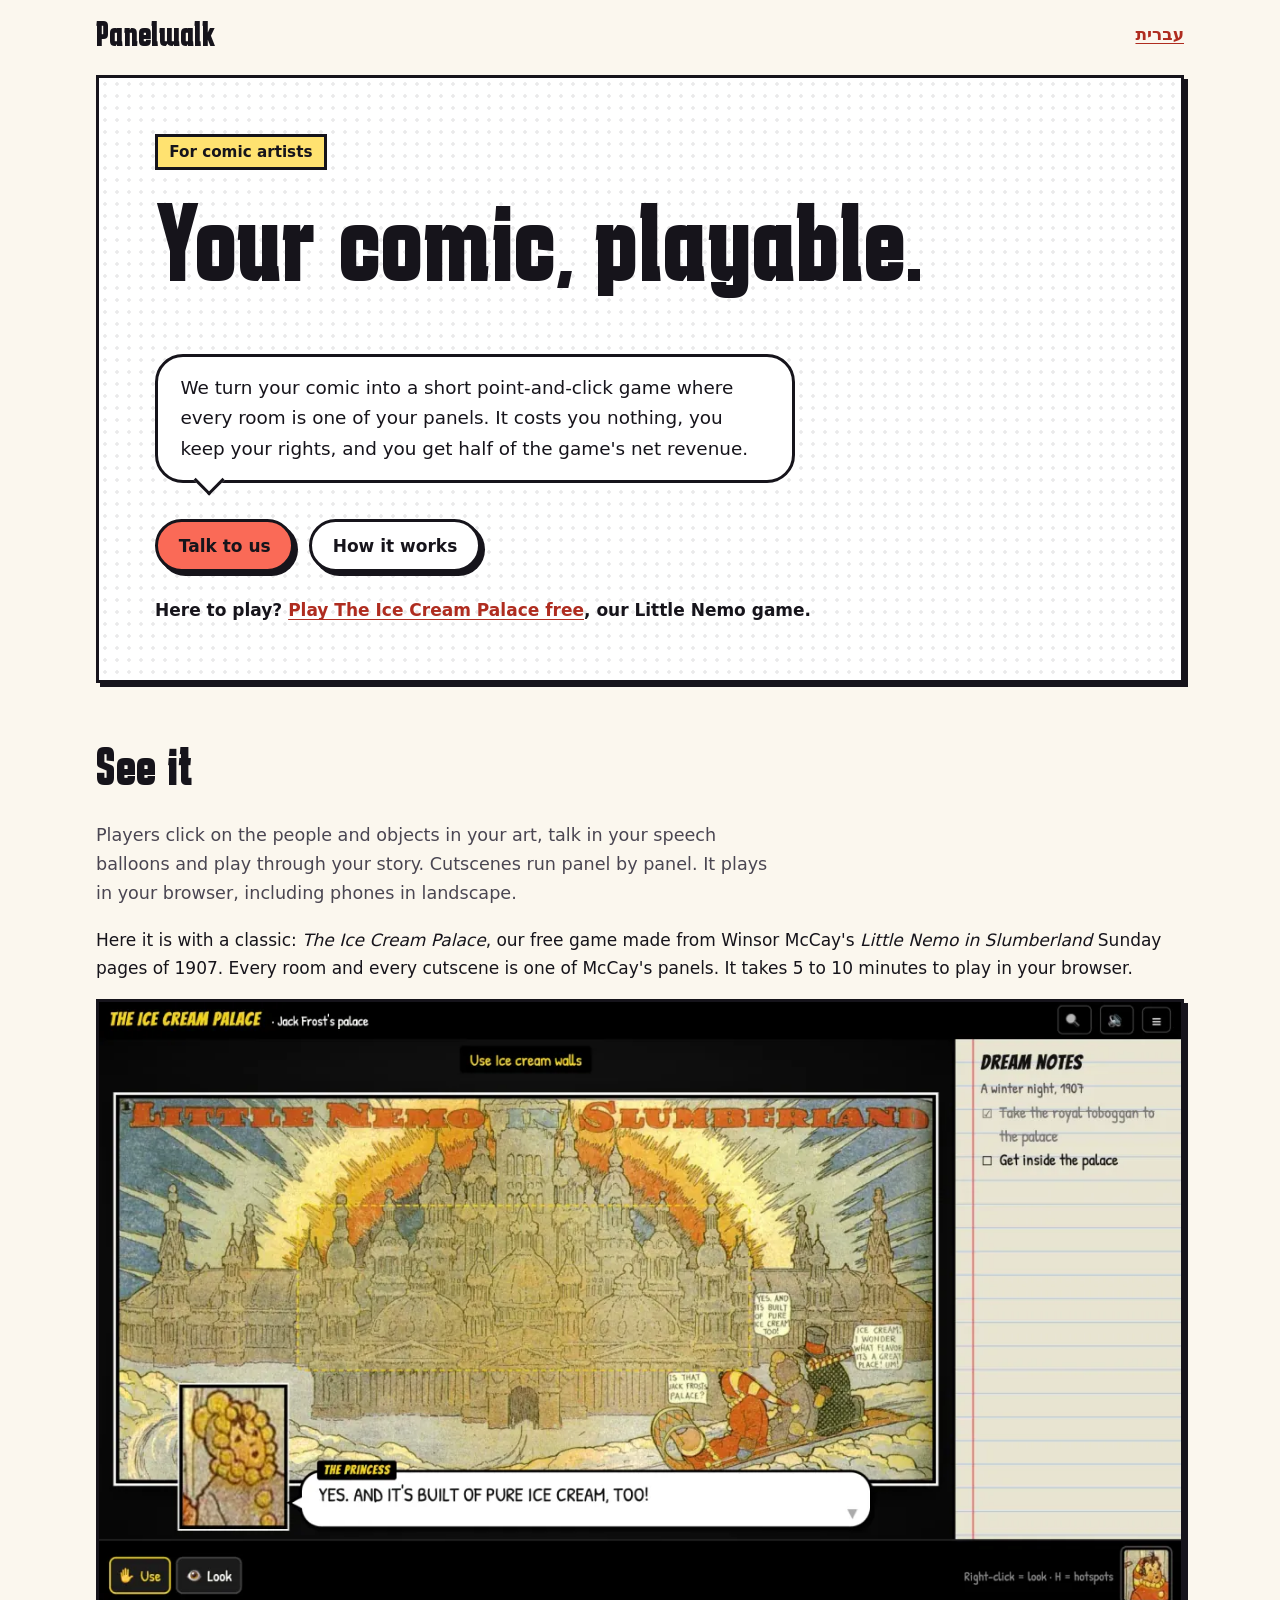
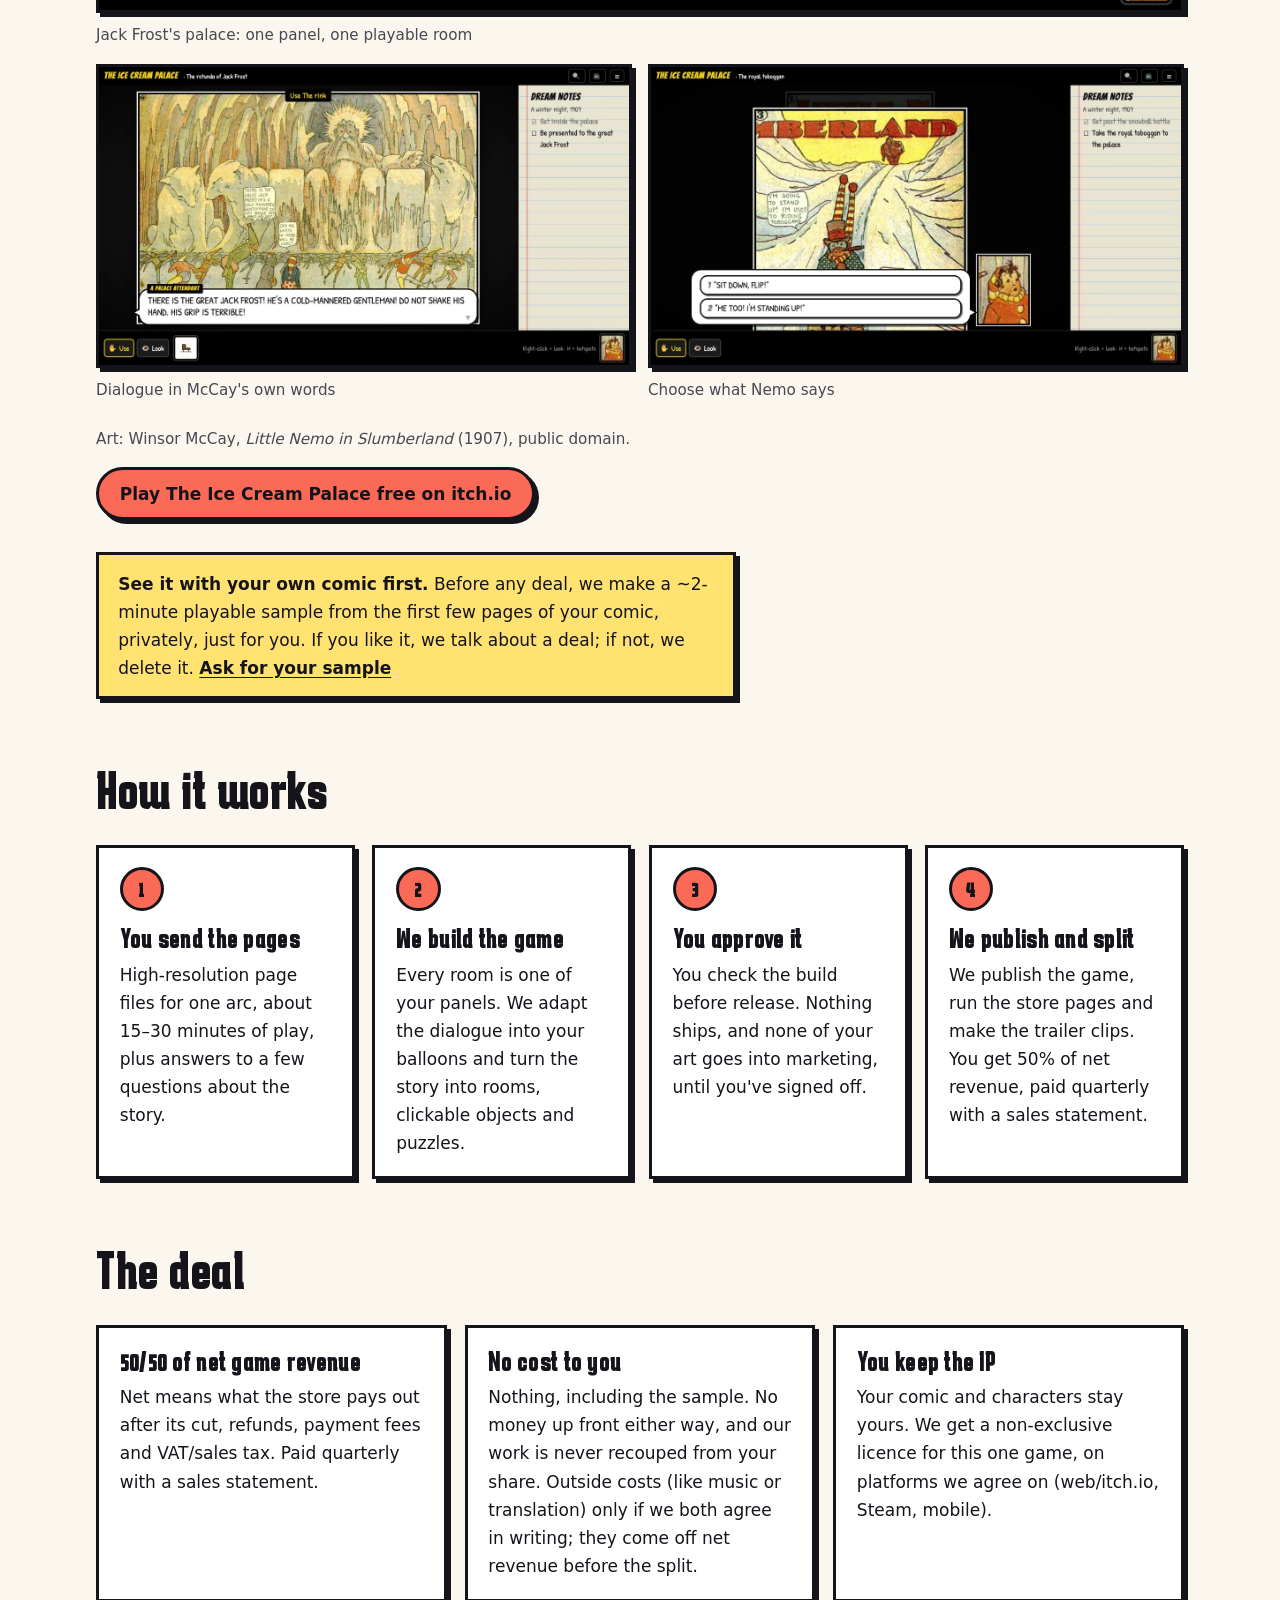
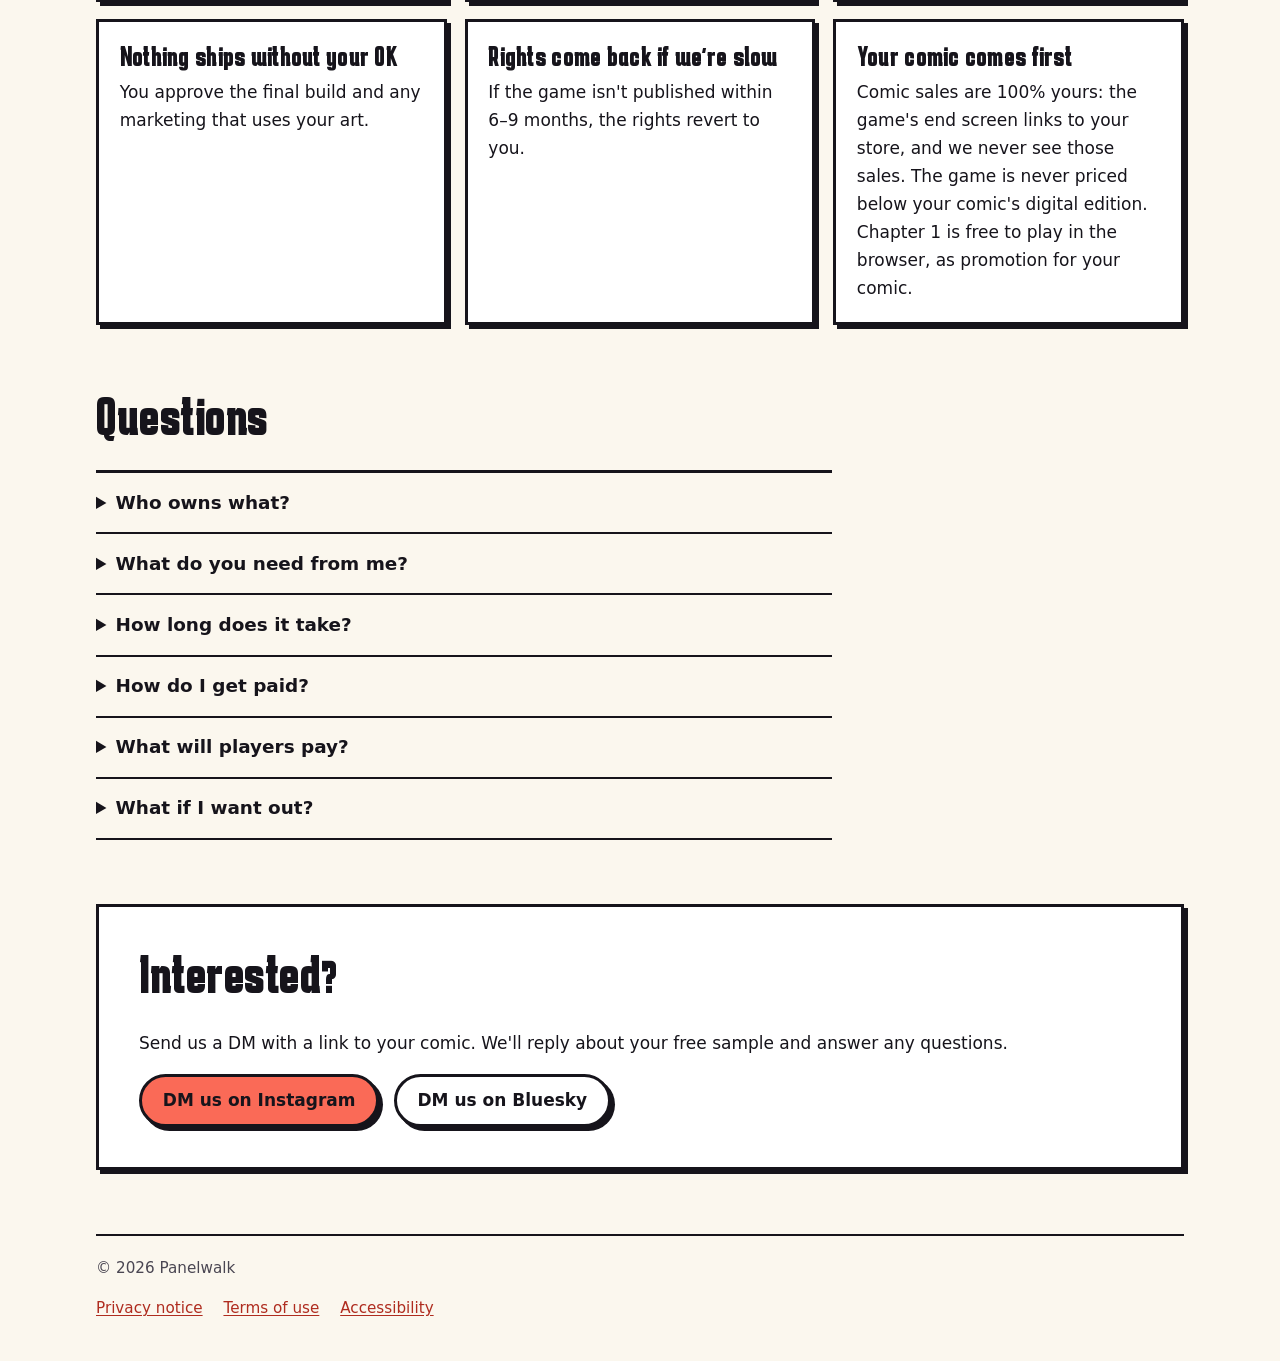
<file: index.html>
<!doctype html>
<!--
  Artist pitch page (English). Hebrew twin: he/index.html. Shared styles: style.css.
  Plain static files, no build step, no analytics, cookies or third-party requests (the font is self-hosted in fonts/).

  BRAND: "Panelwalk" is a working name and appears only as that exact word.
  To rename: find-replace "Panelwalk" in index.html and he/index.html.
  The wordmark is also baked into og-image.jpg (and the JSON-LD/og:site_name), so regenerate that image too.
  Showcase game: The Ice Cream Palace (panelwalk.itch.io/ice-cream-palace), art by Winsor McCay (1907, public domain).
-->
<html lang="en" dir="ltr">
<head>
  <meta charset="utf-8">
  <meta name="viewport" content="width=device-width, initial-scale=1">
  <title>Panelwalk: turn your comic into a point-and-click game</title>
  <meta name="description" content="Turn your comic or webcomic into a short point-and-click game made from your own panels. Free for artists: you keep your rights and get 50% of net revenue.">
  <meta name="color-scheme" content="light dark">
  <link rel="canonical" href="https://panelwalk.github.io/">
  <link rel="alternate" hreflang="en" href="https://panelwalk.github.io/">
  <link rel="alternate" hreflang="he" href="https://panelwalk.github.io/he/">
  <link rel="alternate" hreflang="x-default" href="https://panelwalk.github.io/">
  <link rel="icon" href="/favicon.svg" type="image/svg+xml">
  <link rel="icon" href="/favicon.png" type="image/png" sizes="32x32">
  <link rel="apple-touch-icon" href="/apple-touch-icon.png">
  <meta property="og:type" content="website">
  <meta property="og:site_name" content="Panelwalk">
  <meta property="og:title" content="Panelwalk: turn your comic into a point-and-click game">
  <meta property="og:description" content="Turn your comic or webcomic into a short point-and-click game made from your own panels. Free for artists: you keep your rights and get 50% of net revenue.">
  <meta property="og:url" content="https://panelwalk.github.io/">
  <meta property="og:image" content="https://panelwalk.github.io/og-image.jpg">
  <meta property="og:image:width" content="1200">
  <meta property="og:image:height" content="630">
  <meta property="og:image:alt" content="Winsor McCay's 1907 Little Nemo panel of a palace made of ice cream, with Nemo, the Princess and Flip on a sledge. Text: The Ice Cream Palace. Play free. Panelwalk.">
  <meta property="og:locale" content="en_US">
  <meta property="og:locale:alternate" content="he_IL">
  <meta name="twitter:card" content="summary_large_image">
  <script type="application/ld+json">
  {"@context":"https://schema.org","@graph":[{"@type":"Organization","@id":"https://panelwalk.github.io/#org","name":"Panelwalk","url":"https://panelwalk.github.io/","logo":"https://panelwalk.github.io/apple-touch-icon.png","sameAs":["https://www.instagram.com/panelwalkgames/","https://bsky.app/profile/panelwalkgames.bsky.social","https://www.tiktok.com/@panelwalkgames","https://panelwalk.itch.io/"]},{"@type":"VideoGame","name":"The Ice Cream Palace","url":"https://panelwalk.itch.io/ice-cream-palace","description":"A short, free point-and-click game made from Winsor McCay's Little Nemo in Slumberland Sunday pages (1907).","image":"https://panelwalk.github.io/og-image.jpg","genre":"Point-and-click adventure","gamePlatform":"Web browser","isAccessibleForFree":true,"offers":{"@type":"Offer","price":"0","priceCurrency":"USD"},"author":{"@id":"https://panelwalk.github.io/#org"},"publisher":{"@id":"https://panelwalk.github.io/#org"},"isBasedOn":{"@type":"CreativeWork","name":"Little Nemo in Slumberland","datePublished":"1907","author":{"@type":"Person","name":"Winsor McCay"},"license":"https://creativecommons.org/publicdomain/mark/1.0/"}}]}
  </script>
  <link rel="stylesheet" href="style.css">
</head>
<body>
  <a class="skip" href="#main">Skip to content</a>

  <header class="shell top">
    <a class="brand" href="./">Panelwalk</a>
    <a class="lang" href="he/" lang="he" hreflang="he">עברית</a>
  </header>

  <main id="main" class="shell">
    <div class="hero">
      <p class="eyebrow">For comic artists</p>
      <h1>Your comic, playable.</h1>
      <div class="balloon">
        <p>We turn your comic into a short point-and-click game where every room is one of your panels. It costs you nothing, you keep your rights, and you get half of the game's net revenue.</p>
      </div>
      <div class="actions">
        <a class="btn" href="#contact">Talk to us</a>
        <a class="btn alt" href="#how">How it works</a>
      </div>
      <p class="play-line">Here to play? <a href="https://panelwalk.itch.io/ice-cream-palace">Play The Ice Cream Palace free</a>, our Little Nemo game.</p>
    </div>

    <section id="see" aria-labelledby="see-h">
      <h2 id="see-h">See it</h2>
      <p class="lead">Players click on the people and objects in your art, talk in your speech balloons and play through your story. Cutscenes run panel by panel. It plays in your browser, including phones in landscape.</p>
      <p>Here it is with a classic: <em>The Ice Cream Palace</em>, our free game made from Winsor McCay's <em>Little Nemo in Slumberland</em> Sunday pages of 1907. Every room and every cutscene is one of McCay's panels. It takes 5 to 10 minutes to play in your browser.</p>

      <div class="shots">
        <figure class="wide"><img src="img/ice-cream-palace-5-palace.webp" width="1200" height="675" alt="Game screen: McCay's panel of Jack Frost's palace as a room. Nemo, the Princess and Flip arrive on a sledge, and the Princess says: Yes. And it's built of pure ice cream, too!"><figcaption>Jack Frost's palace: one panel, one playable room</figcaption></figure>
        <figure><img src="img/ice-cream-palace-4-rotunda.webp" width="1200" height="675" loading="lazy" alt="Game screen: Jack Frost on his throne of ice above a crowded skating rink. A palace attendant warns: Do not shake his hand. His grip is terrible!"><figcaption>Dialogue in McCay's own words</figcaption></figure>
        <figure><img src="img/ice-cream-palace-2-choice.webp" width="1200" height="675" loading="lazy" alt="Game screen: Flip stands up on the royal toboggan. Two choices for Nemo: Sit down, Flip! or Me too! I'm standing up!"><figcaption>Choose what Nemo says</figcaption></figure>
      </div>
      <p class="credit">Art: Winsor McCay, <cite>Little Nemo in Slumberland</cite> (1907), public domain.</p>
      <div class="actions play">
        <a class="btn" href="https://panelwalk.itch.io/ice-cream-palace">Play The Ice Cream Palace free on itch.io</a>
      </div>

      <div class="caption-box">
        <p><strong>See it with your own comic first.</strong> Before any deal, we make a ~2-minute playable sample from the first few pages of your comic, privately, just for you. If you like it, we talk about a deal; if not, we delete it. <a href="#contact">Ask for your sample</a></p>
      </div>
    </section>

    <section id="how" aria-labelledby="how-h">
      <h2 id="how-h">How it works</h2>
      <ol class="panels steps">
        <li>
          <h3>You send the pages</h3>
          <p>High-resolution page files for one arc, about 15–30 minutes of play, plus answers to a few questions about the story.</p>
        </li>
        <li>
          <h3>We build the game</h3>
          <p>Every room is one of your panels. We adapt the dialogue into your balloons and turn the story into rooms, clickable objects and puzzles.</p>
        </li>
        <li>
          <h3>You approve it</h3>
          <p>You check the build before release. Nothing ships, and none of your art goes into marketing, until you've signed off.</p>
        </li>
        <li>
          <h3>We publish and split</h3>
          <p>We publish the game, run the store pages and make the trailer clips. You get 50% of net revenue, paid quarterly with a sales statement.</p>
        </li>
      </ol>
    </section>

    <section id="deal" aria-labelledby="deal-h">
      <h2 id="deal-h">The deal</h2>
      <ul class="panels deal">
        <li>
          <h3>50/50 of net game revenue</h3>
          <p>Net means what the store pays out after its cut, refunds, payment fees and VAT/sales tax. Paid quarterly with a sales statement.</p>
        </li>
        <li>
          <h3>No cost to you</h3>
          <p>Nothing, including the sample. No money up front either way, and our work is never recouped from your share. Outside costs (like music or translation) only if we both agree in writing; they come off net revenue before the split.</p>
        </li>
        <li>
          <h3>You keep the IP</h3>
          <p>Your comic and characters stay yours. We get a non-exclusive licence for this one game, on platforms we agree on (web/itch.io, Steam, mobile).</p>
        </li>
        <li>
          <h3>Nothing ships without your OK</h3>
          <p>You approve the final build and any marketing that uses your art.</p>
        </li>
        <li>
          <h3>Rights come back if we're slow</h3>
          <p>If the game isn't published within 6–9 months, the rights revert to you.</p>
        </li>
        <li>
          <h3>Your comic comes first</h3>
          <p>Comic sales are 100% yours: the game's end screen links to your store, and we never see those sales. The game is never priced below your comic's digital edition. Chapter 1 is free to play in the browser, as promotion for your comic.</p>
        </li>
      </ul>
    </section>

    <section id="faq" aria-labelledby="faq-h">
      <h2 id="faq-h">Questions</h2>
      <div class="faq">
        <details>
          <summary>Who owns what?</summary>
          <p>You own your comic and characters. We get a non-exclusive licence for this one game, for 3–5 years, renewable. We also ask for first option on adapting your next arc or book.</p>
        </details>
        <details>
          <summary>What do you need from me?</summary>
          <p>High-resolution page files for one arc (about 15–30 minutes of play), answers to a few questions about the story, and a check of the build before release. Sharing the launch with your readers helps a lot, but it isn't required.</p>
        </details>
        <details>
          <summary>How long does it take?</summary>
          <p>We don't quote a build time yet; we will once we've timed more than one adaptation. What we do commit to: if the game isn't published within 6–9 months, the rights come back to you.</p>
        </details>
        <details>
          <summary>How do I get paid?</summary>
          <p>Quarterly, with a sales statement. The minimum payout is about $20.</p>
        </details>
        <details>
          <summary>What will players pay?</summary>
          <p>Chapter 1 is free in the browser. The full game is priced at or above your comic's digital edition. If your comic is print-only or a free webcomic, it's priced like a short game: $6.99–9.99, depending on length.</p>
        </details>
        <details>
          <summary>What if I want out?</summary>
          <p>If either side leaves, the game comes off sale. Players who already bought it keep their copies.</p>
        </details>
      </div>
    </section>

    <section id="contact" class="contact" aria-labelledby="contact-h">
      <h2 id="contact-h">Interested?</h2>
      <p>Send us a DM with a link to your comic. We'll reply about your free sample and answer any questions.</p>
      <div class="actions">
        <a class="btn" href="https://www.instagram.com/panelwalkgames/">DM us on Instagram</a>
        <a class="btn alt" href="https://bsky.app/profile/panelwalkgames.bsky.social">DM us on Bluesky</a>
      </div>
    </section>
  </main>

  <footer class="shell">
    <p>© 2026 Panelwalk</p>
    <nav aria-label="Site information"><a href="privacy/">Privacy notice</a> <a href="terms/">Terms of use</a> <a href="accessibility/">Accessibility</a></nav>
  </footer>
</body>
</html>
</file>
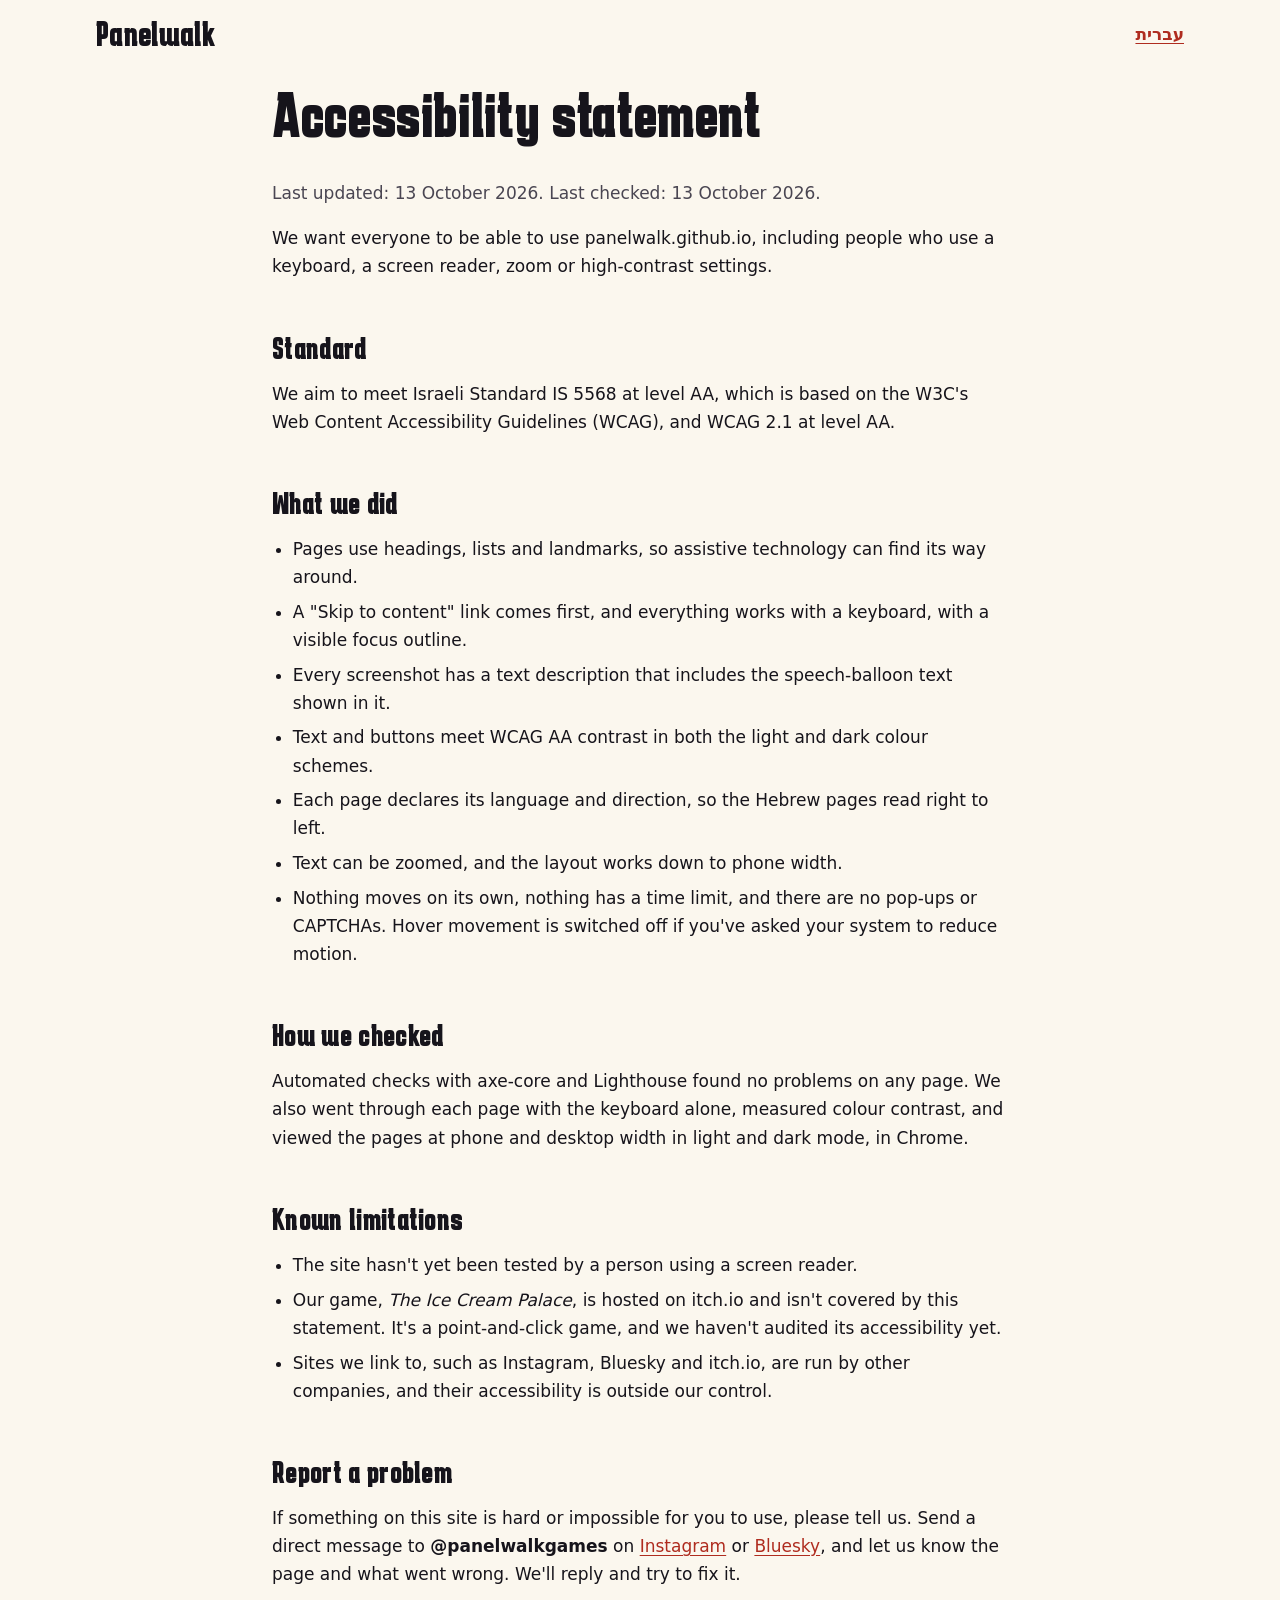
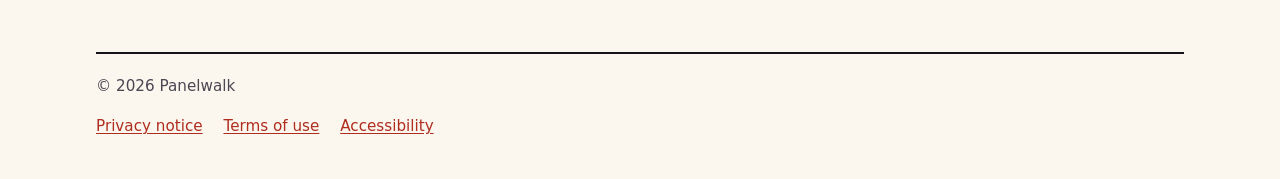
<file: accessibility/index.html>
<!doctype html>
<!-- Accessibility statement (English). Hebrew twin: ../he/accessibility/index.html. Re-test and update the dates when the site changes. -->
<html lang="en" dir="ltr">
<head>
  <meta charset="utf-8">
  <meta name="viewport" content="width=device-width, initial-scale=1">
  <title>Accessibility statement · Panelwalk</title>
  <meta name="description" content="How accessible the Panelwalk website is, what we tested, the known limitations and how to report a problem.">
  <meta name="color-scheme" content="light dark">
  <link rel="canonical" href="https://panelwalk.github.io/accessibility/">
  <link rel="alternate" hreflang="en" href="https://panelwalk.github.io/accessibility/">
  <link rel="alternate" hreflang="he" href="https://panelwalk.github.io/he/accessibility/">
  <link rel="alternate" hreflang="x-default" href="https://panelwalk.github.io/accessibility/">
  <link rel="icon" href="/favicon.svg" type="image/svg+xml">
  <link rel="icon" href="/favicon.png" type="image/png" sizes="32x32">
  <link rel="apple-touch-icon" href="/apple-touch-icon.png">
  <link rel="stylesheet" href="../style.css">
</head>
<body>
  <a class="skip" href="#main">Skip to content</a>

  <header class="shell top">
    <a class="brand" href="../">Panelwalk</a>
    <a class="lang" href="../he/accessibility/" lang="he" hreflang="he">עברית</a>
  </header>

  <main id="main" class="shell doc">
    <h1>Accessibility statement</h1>
    <p class="updated">Last updated: 13 October 2026. Last checked: 13 October 2026.</p>

    <p>We want everyone to be able to use panelwalk.github.io, including people who use a keyboard, a screen reader, zoom or high-contrast settings.</p>

    <h2>Standard</h2>
    <p>We aim to meet Israeli Standard IS 5568 at level AA, which is based on the W3C's Web Content Accessibility Guidelines (WCAG), and WCAG 2.1 at level AA.</p>

    <h2>What we did</h2>
    <ul>
      <li>Pages use headings, lists and landmarks, so assistive technology can find its way around.</li>
      <li>A "Skip to content" link comes first, and everything works with a keyboard, with a visible focus outline.</li>
      <li>Every screenshot has a text description that includes the speech-balloon text shown in it.</li>
      <li>Text and buttons meet WCAG AA contrast in both the light and dark colour schemes.</li>
      <li>Each page declares its language and direction, so the Hebrew pages read right to left.</li>
      <li>Text can be zoomed, and the layout works down to phone width.</li>
      <li>Nothing moves on its own, nothing has a time limit, and there are no pop-ups or CAPTCHAs. Hover movement is switched off if you've asked your system to reduce motion.</li>
    </ul>

    <h2>How we checked</h2>
    <p>Automated checks with axe-core and Lighthouse found no problems on any page. We also went through each page with the keyboard alone, measured colour contrast, and viewed the pages at phone and desktop width in light and dark mode, in Chrome.</p>

    <h2>Known limitations</h2>
    <ul>
      <li>The site hasn't yet been tested by a person using a screen reader.</li>
      <li>Our game, <em>The Ice Cream Palace</em>, is hosted on itch.io and isn't covered by this statement. It's a point-and-click game, and we haven't audited its accessibility yet.</li>
      <li>Sites we link to, such as Instagram, Bluesky and itch.io, are run by other companies, and their accessibility is outside our control.</li>
    </ul>

    <h2>Report a problem</h2>
    <p>If something on this site is hard or impossible for you to use, please tell us. Send a direct message to <strong>@panelwalkgames</strong> on <a href="https://www.instagram.com/panelwalkgames/">Instagram</a> or <a href="https://bsky.app/profile/panelwalkgames.bsky.social">Bluesky</a>, and let us know the page and what went wrong. We'll reply and try to fix it.</p>
  </main>

  <footer class="shell">
    <p>© 2026 Panelwalk</p>
    <nav aria-label="Site information"><a href="/privacy/">Privacy notice</a> <a href="/terms/">Terms of use</a> <a href="/accessibility/" aria-current="page">Accessibility</a></nav>
  </footer>
</body>
</html>
</file>
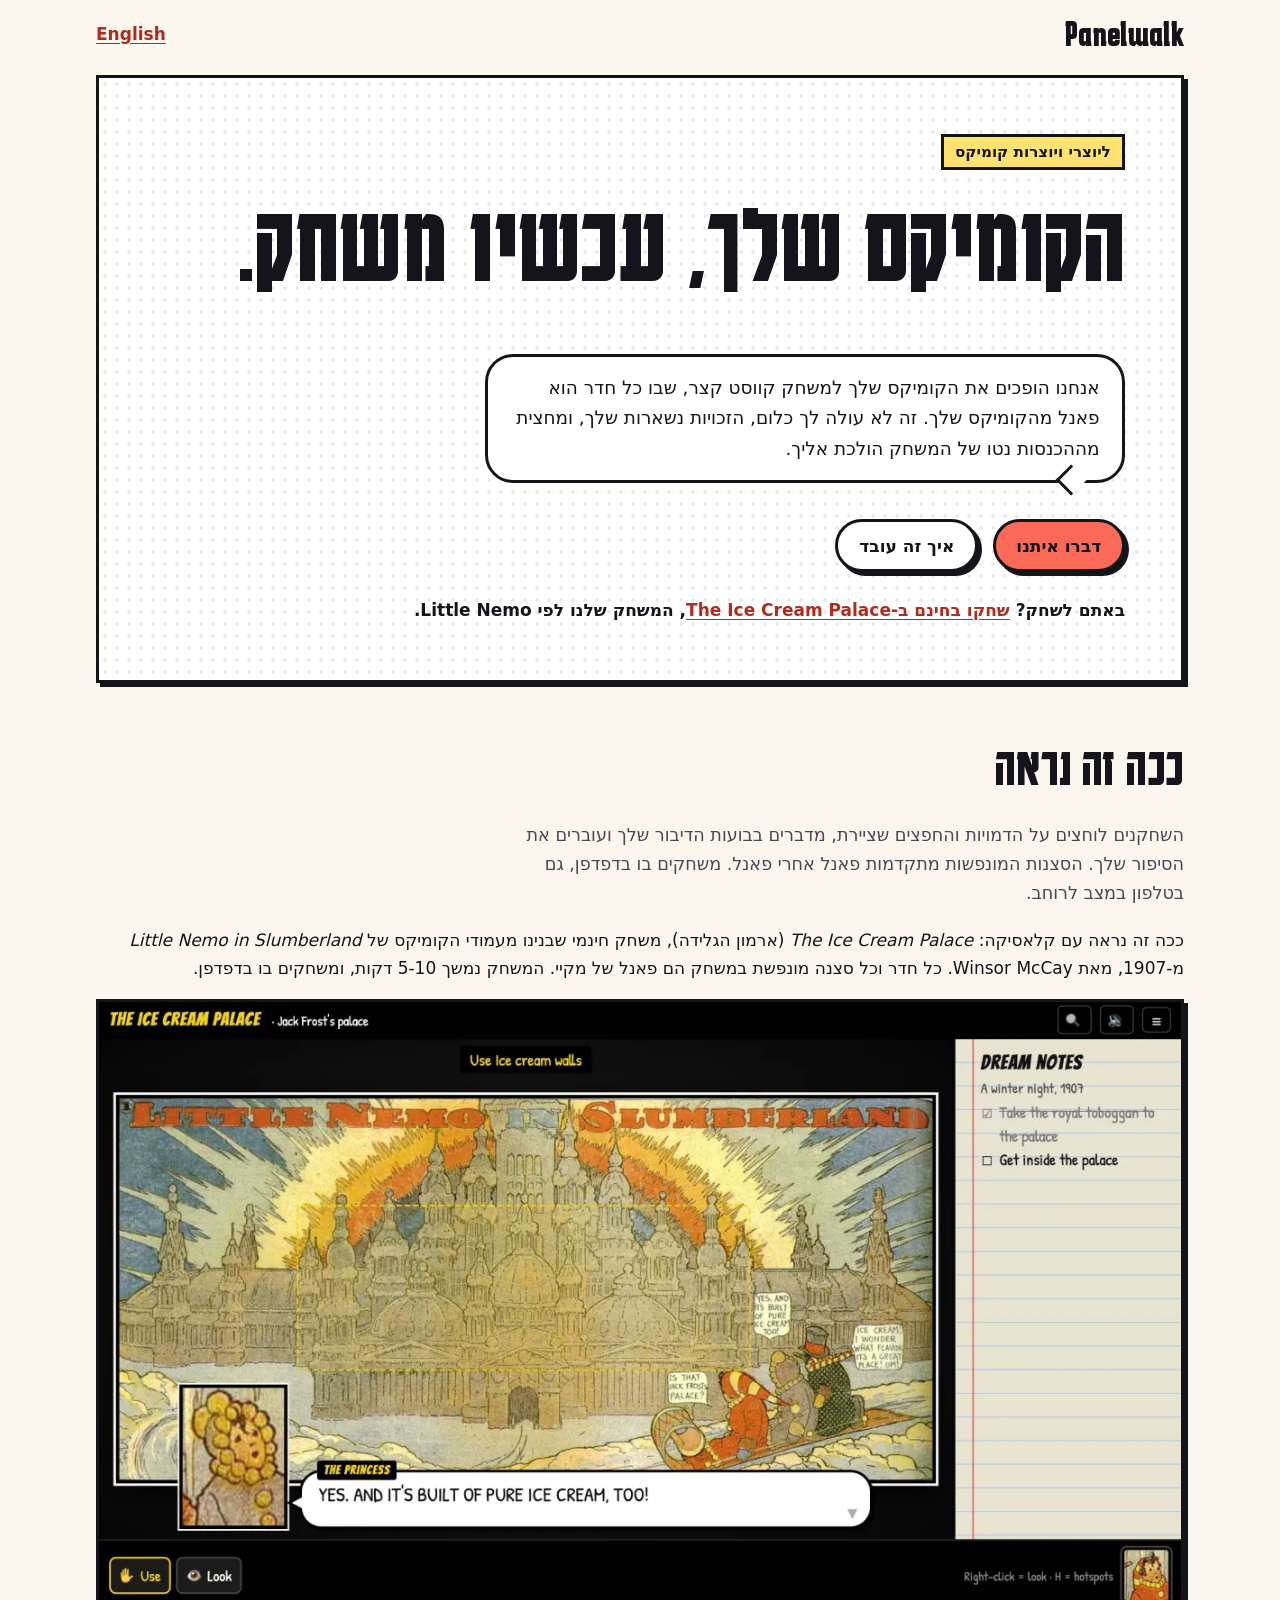
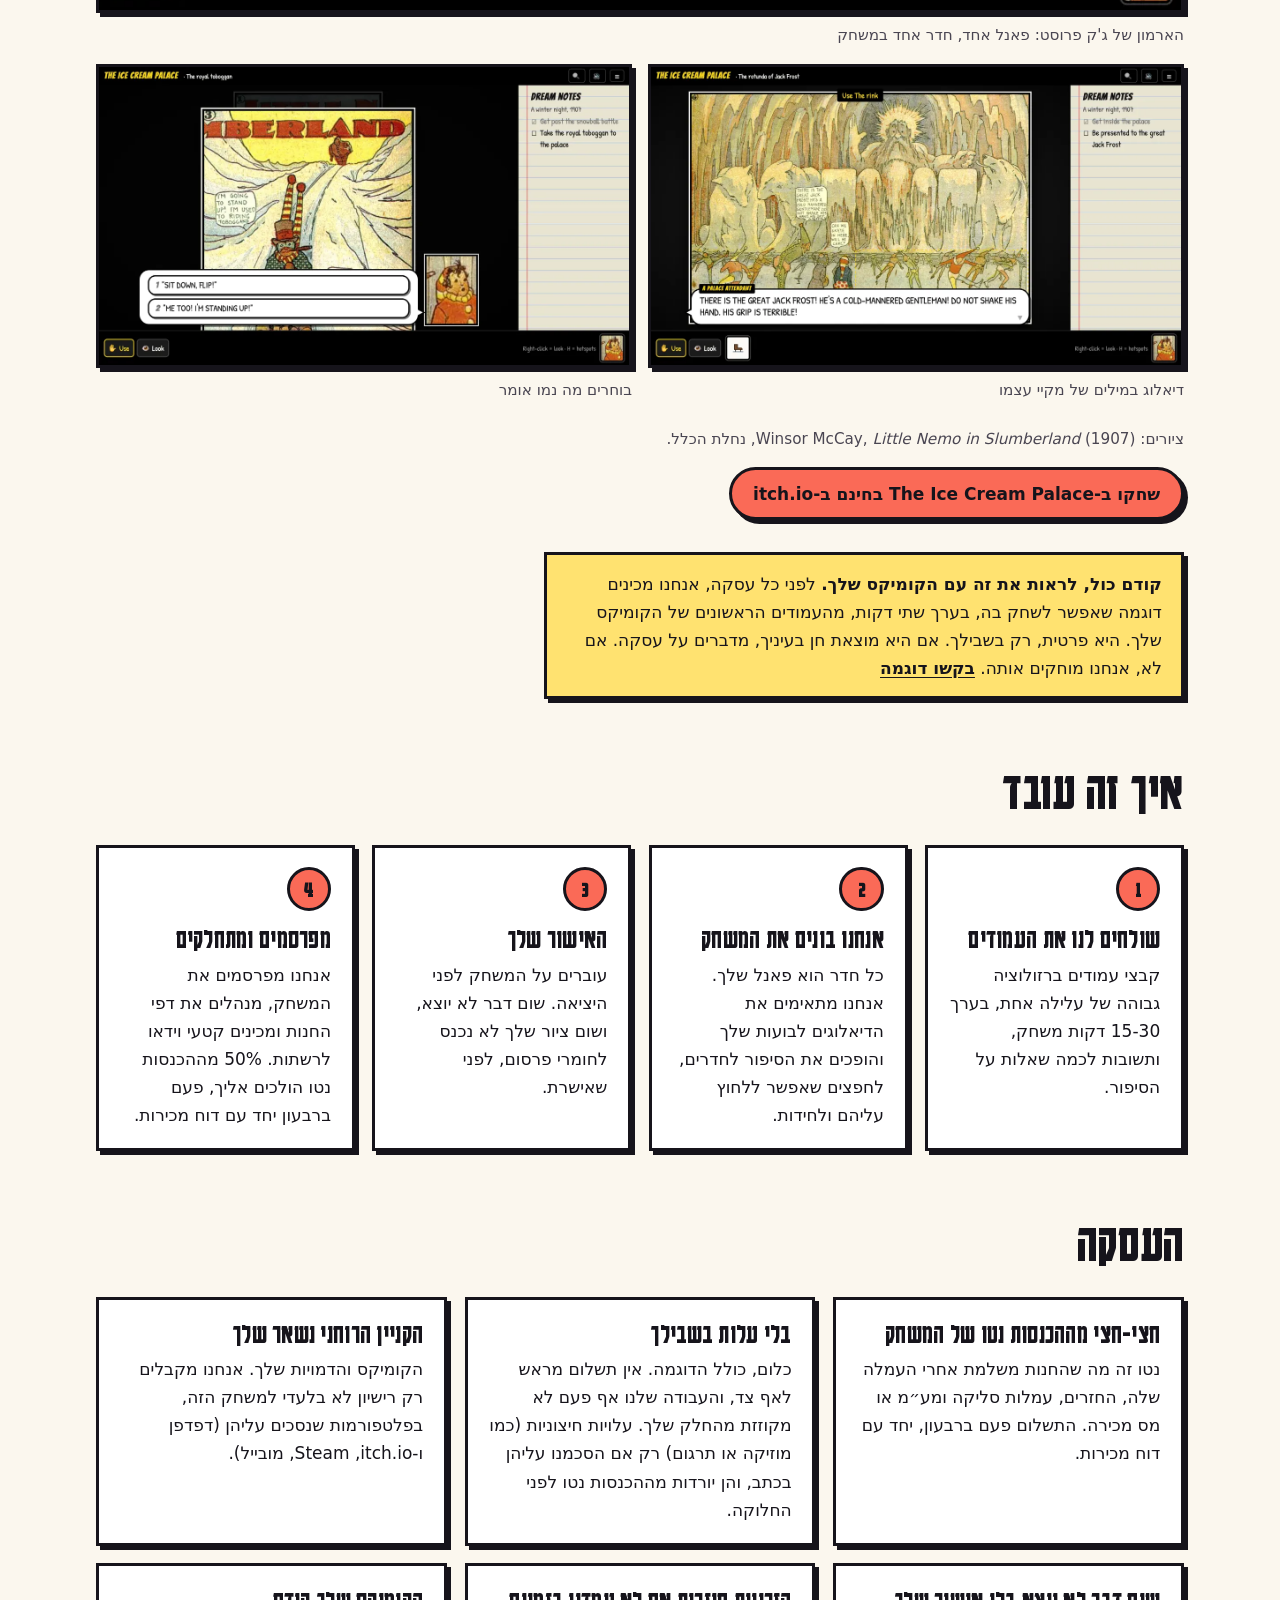
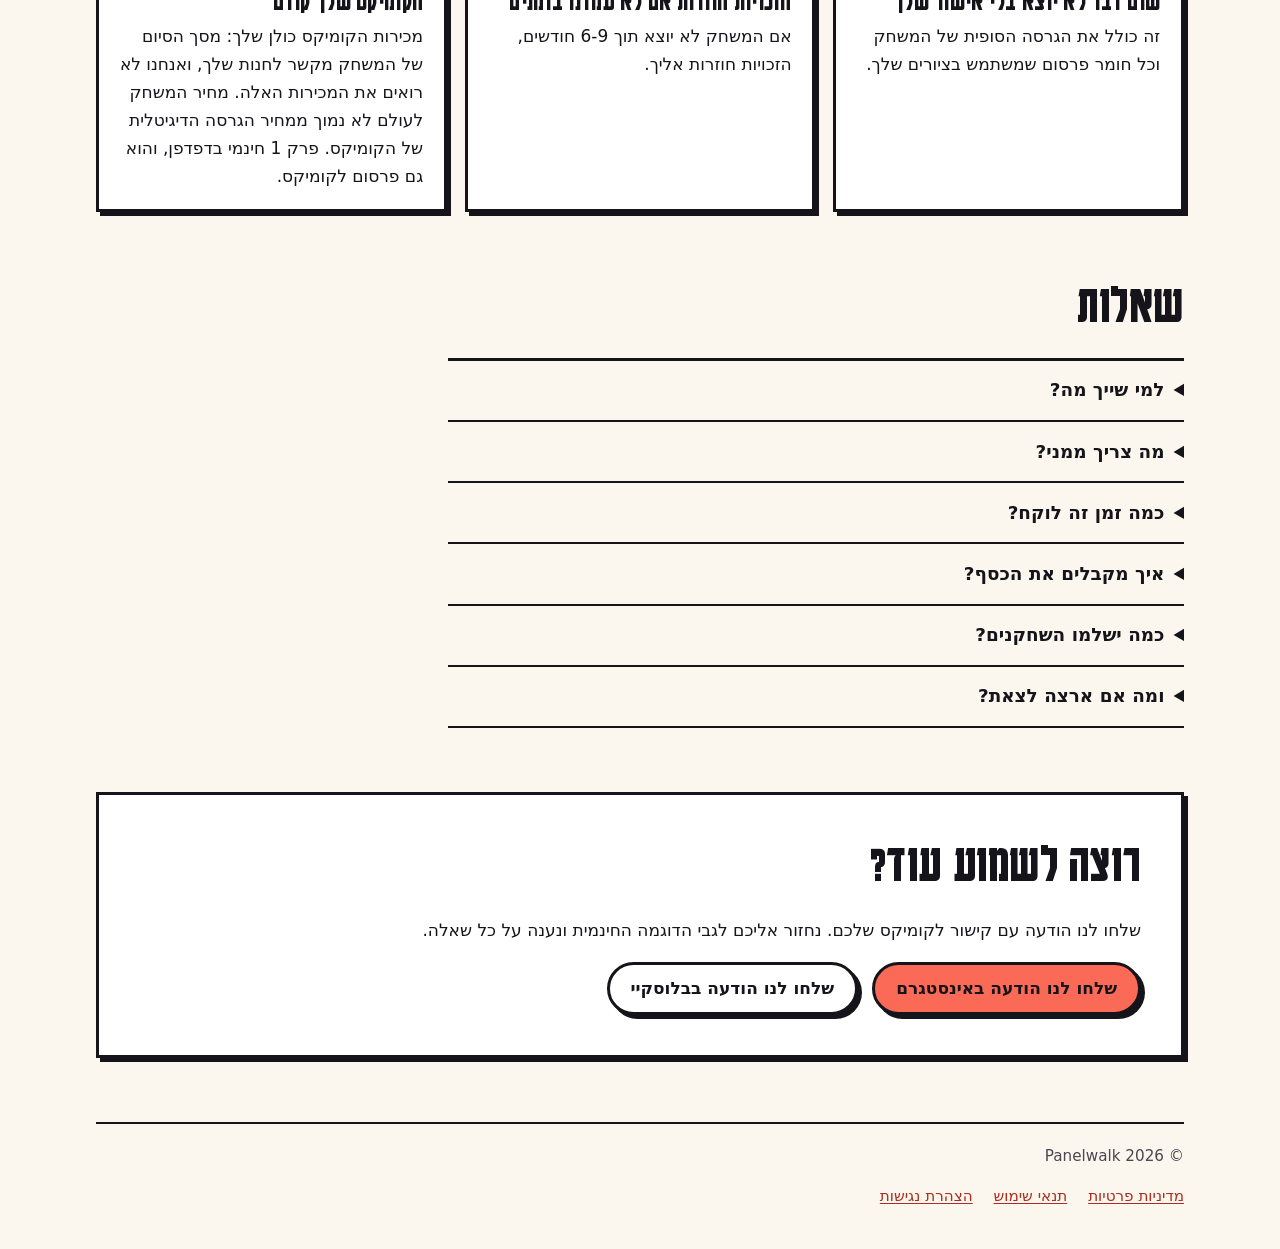
<file: he/index.html>
<!doctype html>
<!--
  Artist pitch page (Hebrew, RTL). English twin: ../index.html. Shared styles: ../style.css.
  See the comment at the top of ../index.html for how to rename the brand.
  Number ranges use a plain hyphen (6-9), not an en dash: an en dash flips to "9–6" in RTL text.
-->
<html lang="he" dir="rtl">
<head>
  <meta charset="utf-8">
  <meta name="viewport" content="width=device-width, initial-scale=1">
  <title>Panelwalk: הופכים את הקומיקס שלך למשחק</title>
  <meta name="description" content="הופכים את הקומיקס או קומיקס הרשת שלך למשחק קווסט קצר שבנוי מהפאנלים שלך. בלי עלות, הזכויות נשארות שלך, ו-50% מההכנסות נטו הולכים אליך.">
  <meta name="color-scheme" content="light dark">
  <link rel="canonical" href="https://panelwalk.github.io/he/">
  <link rel="alternate" hreflang="en" href="https://panelwalk.github.io/">
  <link rel="alternate" hreflang="he" href="https://panelwalk.github.io/he/">
  <link rel="alternate" hreflang="x-default" href="https://panelwalk.github.io/">
  <link rel="icon" href="/favicon.svg" type="image/svg+xml">
  <link rel="icon" href="/favicon.png" type="image/png" sizes="32x32">
  <link rel="apple-touch-icon" href="/apple-touch-icon.png">
  <meta property="og:type" content="website">
  <meta property="og:site_name" content="Panelwalk">
  <meta property="og:title" content="Panelwalk: הופכים את הקומיקס שלך למשחק">
  <meta property="og:description" content="הופכים את הקומיקס או קומיקס הרשת שלך למשחק קווסט קצר שבנוי מהפאנלים שלך. בלי עלות, הזכויות נשארות שלך, ו-50% מההכנסות נטו הולכים אליך.">
  <meta property="og:url" content="https://panelwalk.github.io/he/">
  <meta property="og:image" content="https://panelwalk.github.io/og-image.jpg">
  <meta property="og:image:width" content="1200">
  <meta property="og:image:height" content="630">
  <meta property="og:image:alt" content="פאנל של Winsor McCay מ-1907, מתוך Little Nemo: ארמון עשוי גלידה, ונמו, הנסיכה ופליפ מגיעים אליו במזחלת. הכיתוב: The Ice Cream Palace. Play free. Panelwalk.">
  <meta property="og:locale" content="he_IL">
  <meta property="og:locale:alternate" content="en_US">
  <meta name="twitter:card" content="summary_large_image">
  <script type="application/ld+json">
  {"@context":"https://schema.org","@graph":[{"@type":"Organization","@id":"https://panelwalk.github.io/#org","name":"Panelwalk","url":"https://panelwalk.github.io/","logo":"https://panelwalk.github.io/apple-touch-icon.png","sameAs":["https://www.instagram.com/panelwalkgames/","https://bsky.app/profile/panelwalkgames.bsky.social","https://www.tiktok.com/@panelwalkgames","https://panelwalk.itch.io/"]},{"@type":"VideoGame","name":"The Ice Cream Palace","url":"https://panelwalk.itch.io/ice-cream-palace","description":"A short, free point-and-click game made from Winsor McCay's Little Nemo in Slumberland Sunday pages (1907).","image":"https://panelwalk.github.io/og-image.jpg","genre":"Point-and-click adventure","gamePlatform":"Web browser","isAccessibleForFree":true,"offers":{"@type":"Offer","price":"0","priceCurrency":"USD"},"author":{"@id":"https://panelwalk.github.io/#org"},"publisher":{"@id":"https://panelwalk.github.io/#org"},"isBasedOn":{"@type":"CreativeWork","name":"Little Nemo in Slumberland","datePublished":"1907","author":{"@type":"Person","name":"Winsor McCay"},"license":"https://creativecommons.org/publicdomain/mark/1.0/"}}]}
  </script>
  <link rel="stylesheet" href="../style.css">
</head>
<body>
  <a class="skip" href="#main">דילוג לתוכן</a>

  <header class="shell top">
    <a class="brand" href="./" dir="ltr">Panelwalk</a>
    <a class="lang" href="../" lang="en" hreflang="en">English</a>
  </header>

  <main id="main" class="shell">
    <div class="hero">
      <p class="eyebrow">ליוצרי ויוצרות קומיקס</p>
      <h1>הקומיקס שלך, עכשיו משחק.</h1>
      <div class="balloon">
        <p>אנחנו הופכים את הקומיקס שלך למשחק קווסט קצר, שבו כל חדר הוא פאנל מהקומיקס שלך. זה לא עולה לך כלום, הזכויות נשארות שלך, ומחצית מההכנסות נטו של המשחק הולכת אליך.</p>
      </div>
      <div class="actions">
        <a class="btn" href="#contact">דברו איתנו</a>
        <a class="btn alt" href="#how">איך זה עובד</a>
      </div>
      <p class="play-line">באתם לשחק? <a href="https://panelwalk.itch.io/ice-cream-palace">שחקו בחינם ב-<bdi>The Ice Cream Palace</bdi></a>, המשחק שלנו לפי <bdi>Little Nemo</bdi>.</p>
    </div>

    <section id="see" aria-labelledby="see-h">
      <h2 id="see-h">ככה זה נראה</h2>
      <p class="lead">השחקנים לוחצים על הדמויות והחפצים שציירת, מדברים בבועות הדיבור שלך ועוברים את הסיפור שלך. הסצנות המונפשות מתקדמות פאנל אחרי פאנל. משחקים בו בדפדפן, גם בטלפון במצב לרוחב.</p>
      <p>ככה זה נראה עם קלאסיקה: <bdi><em>The Ice Cream Palace</em></bdi> (ארמון הגלידה), משחק חינמי שבנינו מעמודי הקומיקס של <bdi><em>Little Nemo in Slumberland</em></bdi> מ-1907, מאת <bdi>Winsor McCay</bdi>. כל חדר וכל סצנה מונפשת במשחק הם פאנל של מקיי. המשחק נמשך 5-10 דקות, ומשחקים בו בדפדפן.</p>

      <div class="shots">
        <figure class="wide"><img src="../img/ice-cream-palace-5-palace.webp" width="1200" height="675" alt="מסך מהמשחק: הפאנל של מקיי עם הארמון של ג'ק פרוסט, כחדר במשחק. נמו, הנסיכה ופליפ מגיעים במזחלת, והנסיכה אומרת שהארמון בנוי כולו מגלידה."><figcaption>הארמון של ג'ק פרוסט: פאנל אחד, חדר אחד במשחק</figcaption></figure>
        <figure><img src="../img/ice-cream-palace-4-rotunda.webp" width="1200" height="675" loading="lazy" alt="מסך מהמשחק: ג'ק פרוסט יושב על כס מקרח מעל משטח החלקה מלא מחליקים. משרת בארמון מזהיר לא ללחוץ לו את היד, כי האחיזה שלו נוראית."><figcaption>דיאלוג במילים של מקיי עצמו</figcaption></figure>
        <figure><img src="../img/ice-cream-palace-2-choice.webp" width="1200" height="675" loading="lazy" alt="מסך מהמשחק: פליפ נעמד על המזחלת המלכותית, ולנמו יש שתי תשובות לבחור ביניהן: לבקש מפליפ לשבת, או לקום גם הוא."><figcaption>בוחרים מה נמו אומר</figcaption></figure>
      </div>
      <p class="credit">ציורים: <bdi>Winsor McCay, <cite>Little Nemo in Slumberland</cite> (1907)</bdi>, נחלת הכלל.</p>
      <div class="actions play">
        <a class="btn" href="https://panelwalk.itch.io/ice-cream-palace">שחקו ב-<bdi>The Ice Cream Palace</bdi> בחינם ב-<bdi>itch.io</bdi></a>
      </div>

      <div class="caption-box">
        <p><strong>קודם כול, לראות את זה עם הקומיקס שלך.</strong> לפני כל עסקה, אנחנו מכינים דוגמה שאפשר לשחק בה, בערך שתי דקות, מהעמודים הראשונים של הקומיקס שלך. היא פרטית, רק בשבילך. אם היא מוצאת חן בעיניך, מדברים על עסקה. אם לא, אנחנו מוחקים אותה. <a href="#contact">בקשו דוגמה</a></p>
      </div>
    </section>

    <section id="how" aria-labelledby="how-h">
      <h2 id="how-h">איך זה עובד</h2>
      <ol class="panels steps">
        <li>
          <h3>שולחים לנו את העמודים</h3>
          <p>קבצי עמודים ברזולוציה גבוהה של עלילה אחת, בערך 15-30 דקות משחק, ותשובות לכמה שאלות על הסיפור.</p>
        </li>
        <li>
          <h3>אנחנו בונים את המשחק</h3>
          <p>כל חדר הוא פאנל שלך. אנחנו מתאימים את הדיאלוגים לבועות שלך והופכים את הסיפור לחדרים, לחפצים שאפשר ללחוץ עליהם ולחידות.</p>
        </li>
        <li>
          <h3>האישור שלך</h3>
          <p>עוברים על המשחק לפני היציאה. שום דבר לא יוצא, ושום ציור שלך לא נכנס לחומרי פרסום, לפני שאישרת.</p>
        </li>
        <li>
          <h3>מפרסמים ומתחלקים</h3>
          <p>אנחנו מפרסמים את המשחק, מנהלים את דפי החנות ומכינים קטעי וידאו לרשתות. 50% מההכנסות נטו הולכים אליך, פעם ברבעון יחד עם דוח מכירות.</p>
        </li>
      </ol>
    </section>

    <section id="deal" aria-labelledby="deal-h">
      <h2 id="deal-h">העסקה</h2>
      <ul class="panels deal">
        <li>
          <h3>חצי-חצי מההכנסות נטו של המשחק</h3>
          <p>נטו זה מה שהחנות משלמת אחרי העמלה שלה, החזרים, עמלות סליקה ומע״מ או מס מכירה. התשלום פעם ברבעון, יחד עם דוח מכירות.</p>
        </li>
        <li>
          <h3>בלי עלות בשבילך</h3>
          <p>כלום, כולל הדוגמה. אין תשלום מראש לאף צד, והעבודה שלנו אף פעם לא מקוזזת מהחלק שלך. עלויות חיצוניות (כמו מוזיקה או תרגום) רק אם הסכמנו עליהן בכתב, והן יורדות מההכנסות נטו לפני החלוקה.</p>
        </li>
        <li>
          <h3>הקניין הרוחני נשאר שלך</h3>
          <p>הקומיקס והדמויות שלך. אנחנו מקבלים רק רישיון לא בלעדי למשחק הזה, בפלטפורמות שנסכים עליהן (דפדפן ו-<bdi>itch.io</bdi>, <bdi>Steam</bdi>, מובייל).</p>
        </li>
        <li>
          <h3>שום דבר לא יוצא בלי אישור שלך</h3>
          <p>זה כולל את הגרסה הסופית של המשחק וכל חומר פרסום שמשתמש בציורים שלך.</p>
        </li>
        <li>
          <h3>הזכויות חוזרות אם לא עמדנו בזמנים</h3>
          <p>אם המשחק לא יוצא תוך 6-9 חודשים, הזכויות חוזרות אליך.</p>
        </li>
        <li>
          <h3>הקומיקס שלך קודם</h3>
          <p>מכירות הקומיקס כולן שלך: מסך הסיום של המשחק מקשר לחנות שלך, ואנחנו לא רואים את המכירות האלה. מחיר המשחק לעולם לא נמוך ממחיר הגרסה הדיגיטלית של הקומיקס. פרק 1 חינמי בדפדפן, והוא גם פרסום לקומיקס.</p>
        </li>
      </ul>
    </section>

    <section id="faq" aria-labelledby="faq-h">
      <h2 id="faq-h">שאלות</h2>
      <div class="faq">
        <details>
          <summary>למי שייך מה?</summary>
          <p>הקומיקס והדמויות שלך. אנחנו מקבלים רישיון לא בלעדי למשחק הזה בלבד, ל-3-5 שנים עם אפשרות חידוש. בנוסף, אנחנו מבקשים זכות ראשונים לעבד את העלילה או הספר הבאים שלך.</p>
        </details>
        <details>
          <summary>מה צריך ממני?</summary>
          <p>קבצי עמודים ברזולוציה גבוהה של עלילה אחת (בערך 15-30 דקות משחק), תשובות לכמה שאלות על הסיפור, ומעבר על המשחק לפני היציאה. אם תשתף את ההשקה עם הקוראים שלך זה יעזור מאוד, אבל זו לא חובה.</p>
        </details>
        <details>
          <summary>כמה זמן זה לוקח?</summary>
          <p>עוד אין לנו לוח זמנים להתחייב עליו, ונגיד אותו רק אחרי שנמדוד יותר מעיבוד אחד. מה שכן מובטח: אם המשחק לא יוצא תוך 6-9 חודשים, הזכויות חוזרות אליך.</p>
        </details>
        <details>
          <summary>איך מקבלים את הכסף?</summary>
          <p>פעם ברבעון, יחד עם דוח מכירות. סכום התשלום המינימלי הוא בערך 20 דולר.</p>
        </details>
        <details>
          <summary>כמה ישלמו השחקנים?</summary>
          <p>פרק 1 חינמי בדפדפן. המשחק המלא מתומחר במחיר הגרסה הדיגיטלית של הקומיקס או יותר. אם הקומיקס יוצא רק בדפוס או שהוא קומיקס רשת חינמי, המחיר הוא כמו של משחק קצר: 6.99-9.99 דולר, לפי האורך.</p>
        </details>
        <details>
          <summary>ומה אם ארצה לצאת?</summary>
          <p>אם אחד הצדדים יוצא, המשחק יורד מהמכירה. מי שכבר קנה שומר על העותק שלו.</p>
        </details>
      </div>
    </section>

    <section id="contact" class="contact" aria-labelledby="contact-h">
      <h2 id="contact-h">רוצה לשמוע עוד?</h2>
      <p>שלחו לנו הודעה עם קישור לקומיקס שלכם. נחזור אליכם לגבי הדוגמה החינמית ונענה על כל שאלה.</p>
      <div class="actions">
        <a class="btn" href="https://www.instagram.com/panelwalkgames/">שלחו לנו הודעה באינסטגרם</a>
        <a class="btn alt" href="https://bsky.app/profile/panelwalkgames.bsky.social">שלחו לנו הודעה בבלוסקיי</a>
      </div>
    </section>
  </main>

  <footer class="shell">
    <p>© 2026 <bdi>Panelwalk</bdi></p>
    <nav aria-label="מידע על האתר"><a href="privacy/">מדיניות פרטיות</a> <a href="terms/">תנאי שימוש</a> <a href="accessibility/">הצהרת נגישות</a></nav>
  </footer>
</body>
</html>
</file>
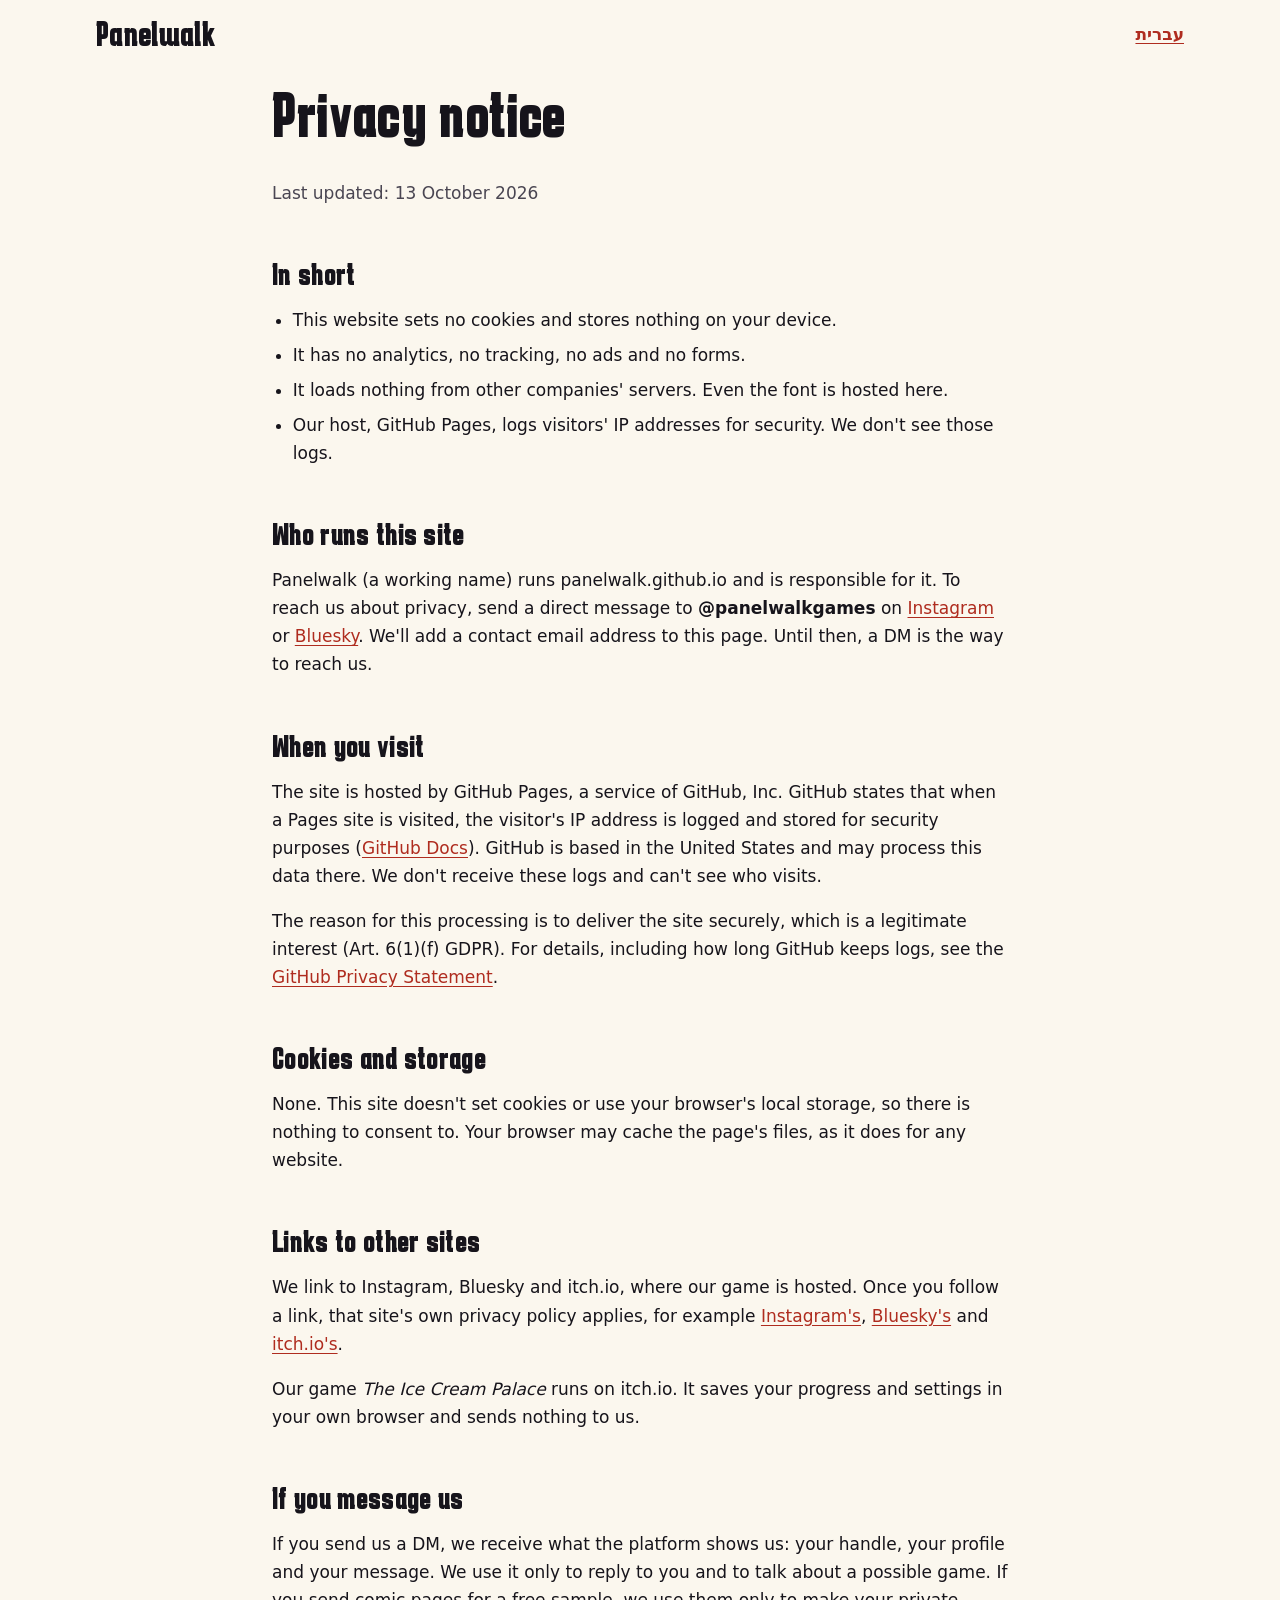
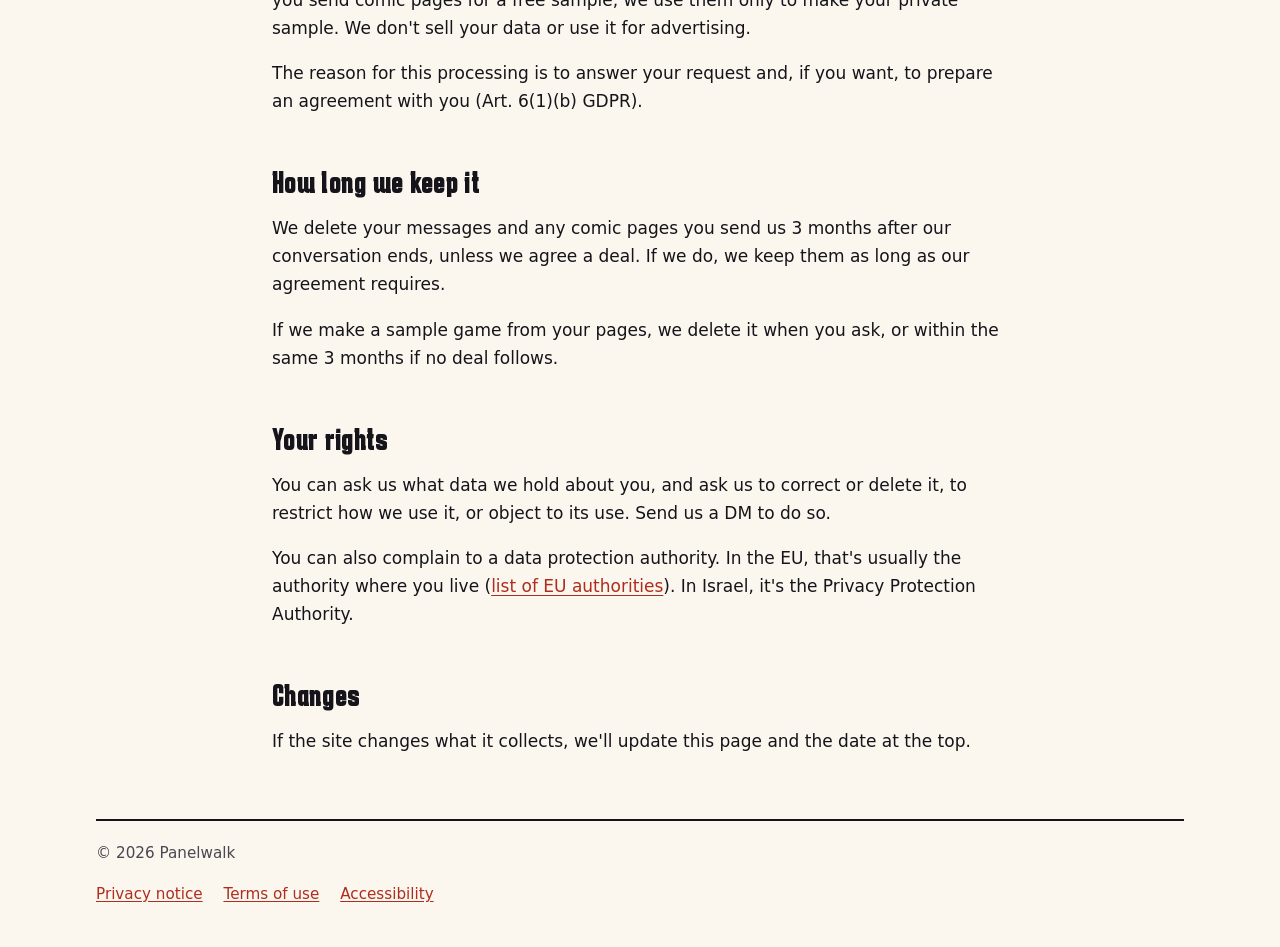
<file: privacy/index.html>
<!doctype html>
<!-- Privacy notice (English). Hebrew twin: ../he/privacy/index.html. Keep both accurate to what the site really does. -->
<html lang="en" dir="ltr">
<head>
  <meta charset="utf-8">
  <meta name="viewport" content="width=device-width, initial-scale=1">
  <title>Privacy notice · Panelwalk</title>
  <meta name="description" content="What data the Panelwalk website collects: no cookies, no analytics, no forms. Hosting by GitHub Pages logs IP addresses.">
  <meta name="color-scheme" content="light dark">
  <link rel="canonical" href="https://panelwalk.github.io/privacy/">
  <link rel="alternate" hreflang="en" href="https://panelwalk.github.io/privacy/">
  <link rel="alternate" hreflang="he" href="https://panelwalk.github.io/he/privacy/">
  <link rel="alternate" hreflang="x-default" href="https://panelwalk.github.io/privacy/">
  <link rel="icon" href="/favicon.svg" type="image/svg+xml">
  <link rel="icon" href="/favicon.png" type="image/png" sizes="32x32">
  <link rel="apple-touch-icon" href="/apple-touch-icon.png">
  <link rel="stylesheet" href="../style.css">
</head>
<body>
  <a class="skip" href="#main">Skip to content</a>

  <header class="shell top">
    <a class="brand" href="../">Panelwalk</a>
    <a class="lang" href="../he/privacy/" lang="he" hreflang="he">עברית</a>
  </header>

  <main id="main" class="shell doc">
    <h1>Privacy notice</h1>
    <p class="updated">Last updated: 13 October 2026</p>

    <h2>In short</h2>
    <ul>
      <li>This website sets no cookies and stores nothing on your device.</li>
      <li>It has no analytics, no tracking, no ads and no forms.</li>
      <li>It loads nothing from other companies' servers. Even the font is hosted here.</li>
      <li>Our host, GitHub Pages, logs visitors' IP addresses for security. We don't see those logs.</li>
    </ul>

    <h2>Who runs this site</h2>
    <p>Panelwalk (a working name) runs panelwalk.github.io and is responsible for it. To reach us about privacy, send a direct message to <strong>@panelwalkgames</strong> on <a href="https://www.instagram.com/panelwalkgames/">Instagram</a> or <a href="https://bsky.app/profile/panelwalkgames.bsky.social">Bluesky</a>. We'll add a contact email address to this page. Until then, a DM is the way to reach us.</p>

    <h2>When you visit</h2>
    <p>The site is hosted by GitHub Pages, a service of GitHub, Inc. GitHub states that when a Pages site is visited, the visitor's IP address is logged and stored for security purposes (<a href="https://docs.github.com/en/pages/getting-started-with-github-pages/what-is-github-pages#data-collection">GitHub Docs</a>). GitHub is based in the United States and may process this data there. We don't receive these logs and can't see who visits.</p>
    <p>The reason for this processing is to deliver the site securely, which is a legitimate interest (Art. 6(1)(f) GDPR). For details, including how long GitHub keeps logs, see the <a href="https://docs.github.com/en/site-policy/privacy-policies/github-general-privacy-statement">GitHub Privacy Statement</a>.</p>

    <h2>Cookies and storage</h2>
    <p>None. This site doesn't set cookies or use your browser's local storage, so there is nothing to consent to. Your browser may cache the page's files, as it does for any website.</p>

    <h2>Links to other sites</h2>
    <p>We link to Instagram, Bluesky and itch.io, where our game is hosted. Once you follow a link, that site's own privacy policy applies, for example <a href="https://privacycenter.instagram.com/policy">Instagram's</a>, <a href="https://bsky.social/about/support/privacy-policy">Bluesky's</a> and <a href="https://itch.io/docs/legal/privacy-policy">itch.io's</a>.</p>
    <p>Our game <em>The Ice Cream Palace</em> runs on itch.io. It saves your progress and settings in your own browser and sends nothing to us.</p>

    <h2>If you message us</h2>
    <p>If you send us a DM, we receive what the platform shows us: your handle, your profile and your message. We use it only to reply to you and to talk about a possible game. If you send comic pages for a free sample, we use them only to make your private sample. We don't sell your data or use it for advertising.</p>
    <p>The reason for this processing is to answer your request and, if you want, to prepare an agreement with you (Art. 6(1)(b) GDPR).</p>

    <h2>How long we keep it</h2>
    <p>We delete your messages and any comic pages you send us 3 months after our conversation ends, unless we agree a deal. If we do, we keep them as long as our agreement requires.</p>
    <p>If we make a sample game from your pages, we delete it when you ask, or within the same 3 months if no deal follows.</p>

    <h2>Your rights</h2>
    <p>You can ask us what data we hold about you, and ask us to correct or delete it, to restrict how we use it, or object to its use. Send us a DM to do so.</p>
    <p>You can also complain to a data protection authority. In the EU, that's usually the authority where you live (<a href="https://www.edpb.europa.eu/about-edpb/about-edpb/members_en">list of EU authorities</a>). In Israel, it's the Privacy Protection Authority.</p>

    <h2>Changes</h2>
    <p>If the site changes what it collects, we'll update this page and the date at the top.</p>
  </main>

  <footer class="shell">
    <p>© 2026 Panelwalk</p>
    <nav aria-label="Site information"><a href="/privacy/" aria-current="page">Privacy notice</a> <a href="/terms/">Terms of use</a> <a href="/accessibility/">Accessibility</a></nav>
  </footer>
</body>
</html>
</file>
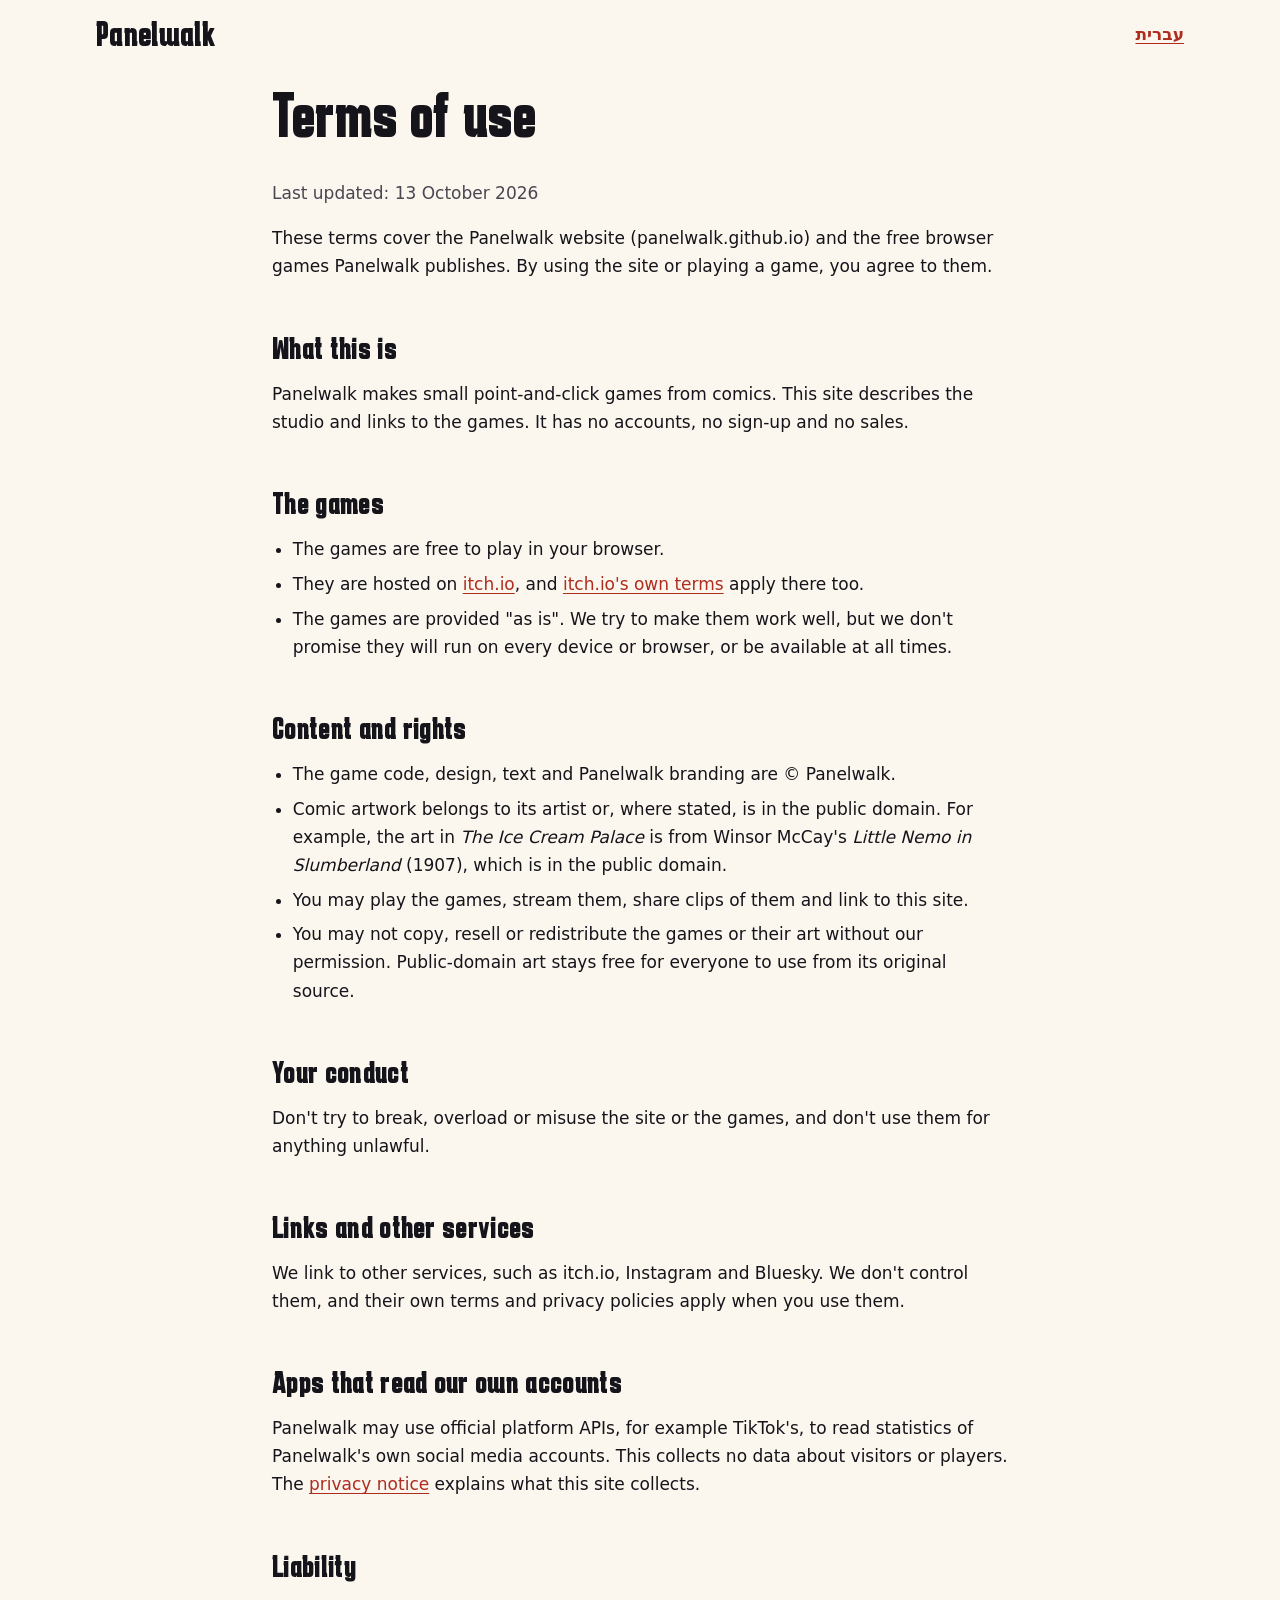
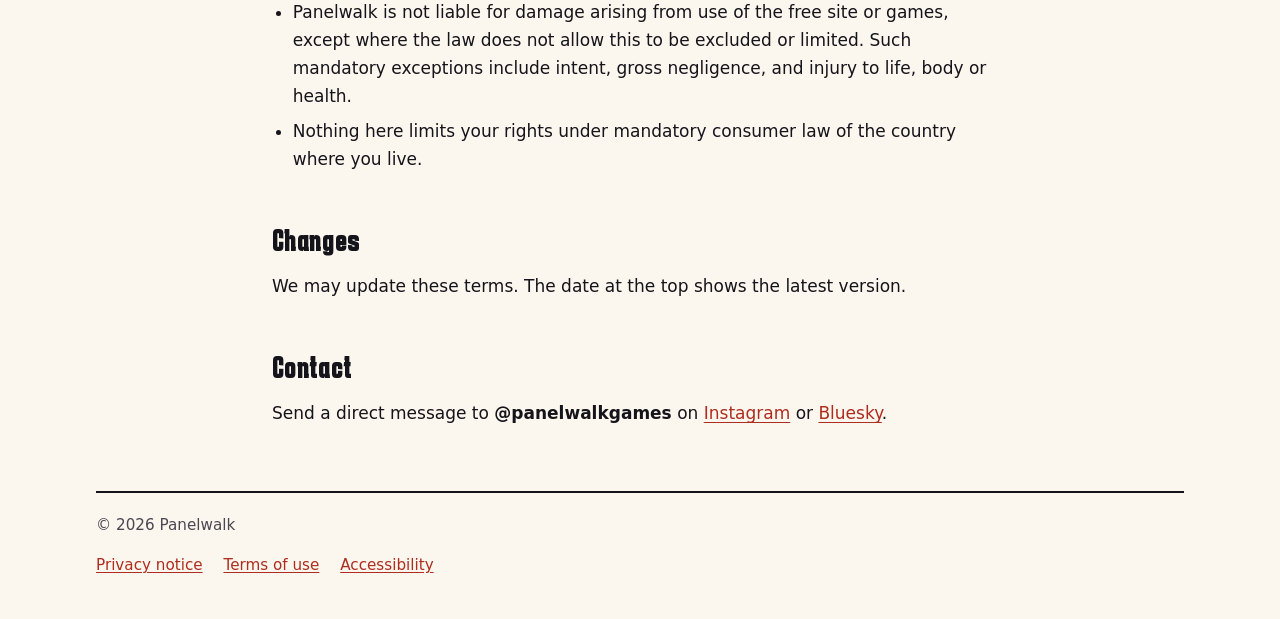
<file: terms/index.html>
<!doctype html>
<!-- Terms of use (English). Hebrew twin: ../he/terms/index.html. Keep both short and true to what the site and games really are. -->
<html lang="en" dir="ltr">
<head>
  <meta charset="utf-8">
  <meta name="viewport" content="width=device-width, initial-scale=1">
  <title>Terms of use · Panelwalk</title>
  <meta name="description" content="Terms for the Panelwalk website and its free browser games: no accounts, no sales, who owns what, and the limits of our liability.">
  <meta name="color-scheme" content="light dark">
  <link rel="canonical" href="https://panelwalk.github.io/terms/">
  <link rel="alternate" hreflang="en" href="https://panelwalk.github.io/terms/">
  <link rel="alternate" hreflang="he" href="https://panelwalk.github.io/he/terms/">
  <link rel="alternate" hreflang="x-default" href="https://panelwalk.github.io/terms/">
  <link rel="icon" href="/favicon.svg" type="image/svg+xml">
  <link rel="icon" href="/favicon.png" type="image/png" sizes="32x32">
  <link rel="apple-touch-icon" href="/apple-touch-icon.png">
  <link rel="stylesheet" href="../style.css">
</head>
<body>
  <a class="skip" href="#main">Skip to content</a>

  <header class="shell top">
    <a class="brand" href="../">Panelwalk</a>
    <a class="lang" href="../he/terms/" lang="he" hreflang="he">עברית</a>
  </header>

  <main id="main" class="shell doc">
    <h1>Terms of use</h1>
    <p class="updated">Last updated: 13 October 2026</p>

    <p>These terms cover the Panelwalk website (panelwalk.github.io) and the free browser games Panelwalk publishes. By using the site or playing a game, you agree to them.</p>

    <h2>What this is</h2>
    <p>Panelwalk makes small point-and-click games from comics. This site describes the studio and links to the games. It has no accounts, no sign-up and no sales.</p>

    <h2>The games</h2>
    <ul>
      <li>The games are free to play in your browser.</li>
      <li>They are hosted on <a href="https://itch.io/">itch.io</a>, and <a href="https://itch.io/docs/legal/terms">itch.io's own terms</a> apply there too.</li>
      <li>The games are provided "as is". We try to make them work well, but we don't promise they will run on every device or browser, or be available at all times.</li>
    </ul>

    <h2>Content and rights</h2>
    <ul>
      <li>The game code, design, text and Panelwalk branding are © Panelwalk.</li>
      <li>Comic artwork belongs to its artist or, where stated, is in the public domain. For example, the art in <em>The Ice Cream Palace</em> is from Winsor McCay's <cite>Little Nemo in Slumberland</cite> (1907), which is in the public domain.</li>
      <li>You may play the games, stream them, share clips of them and link to this site.</li>
      <li>You may not copy, resell or redistribute the games or their art without our permission. Public-domain art stays free for everyone to use from its original source.</li>
    </ul>

    <h2>Your conduct</h2>
    <p>Don't try to break, overload or misuse the site or the games, and don't use them for anything unlawful.</p>

    <h2>Links and other services</h2>
    <p>We link to other services, such as itch.io, Instagram and Bluesky. We don't control them, and their own terms and privacy policies apply when you use them.</p>

    <h2>Apps that read our own accounts</h2>
    <p>Panelwalk may use official platform APIs, for example TikTok's, to read statistics of Panelwalk's own social media accounts. This collects no data about visitors or players. The <a href="/privacy/">privacy notice</a> explains what this site collects.</p>

    <h2>Liability</h2>
    <ul>
      <li>Panelwalk is not liable for damage arising from use of the free site or games, except where the law does not allow this to be excluded or limited. Such mandatory exceptions include intent, gross negligence, and injury to life, body or health.</li>
      <li>Nothing here limits your rights under mandatory consumer law of the country where you live.</li>
    </ul>

    <h2>Changes</h2>
    <p>We may update these terms. The date at the top shows the latest version.</p>

    <h2>Contact</h2>
    <p>Send a direct message to <strong>@panelwalkgames</strong> on <a href="https://www.instagram.com/panelwalkgames/">Instagram</a> or <a href="https://bsky.app/profile/panelwalkgames.bsky.social">Bluesky</a>.</p>
  </main>

  <footer class="shell">
    <p>© 2026 Panelwalk</p>
    <nav aria-label="Site information"><a href="/privacy/">Privacy notice</a> <a href="/terms/" aria-current="page">Terms of use</a> <a href="/accessibility/">Accessibility</a></nav>
  </footer>
</body>
</html>
</file>
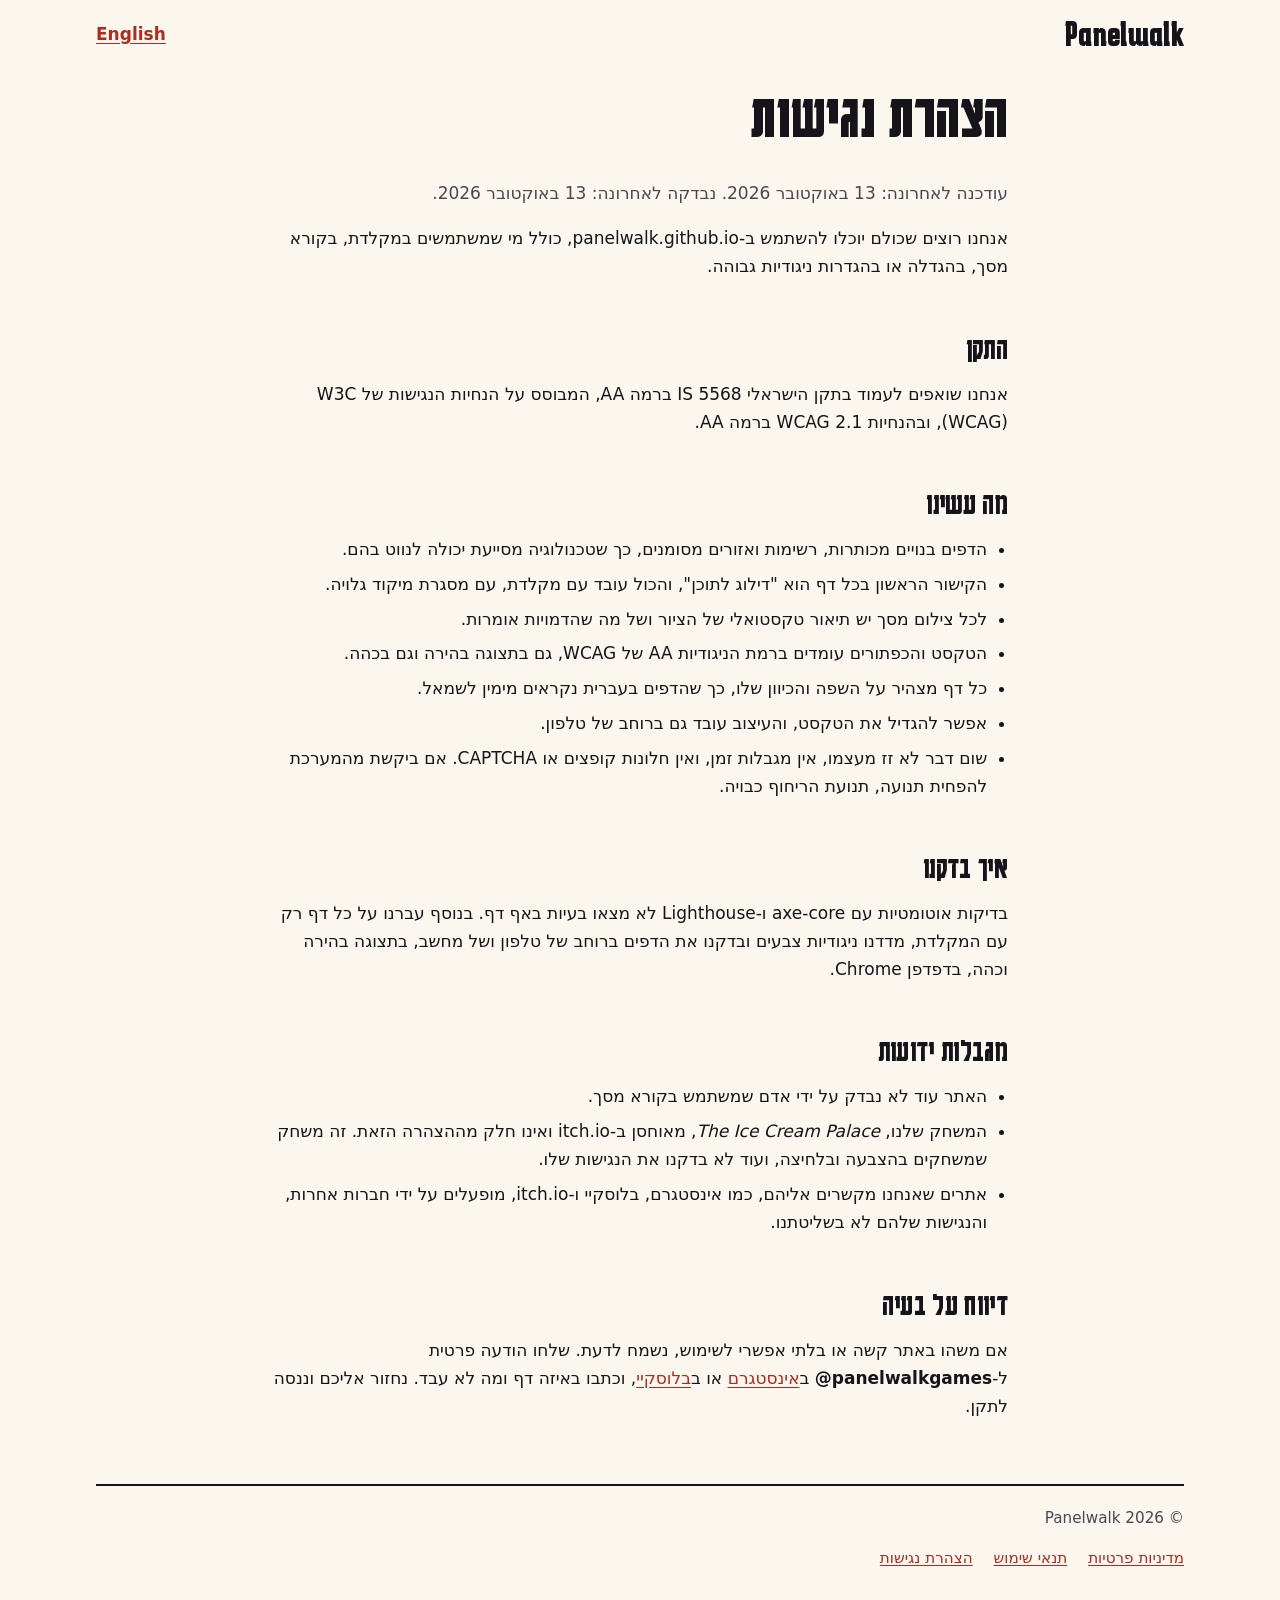
<file: he/accessibility/index.html>
<!doctype html>
<!-- Accessibility statement (Hebrew, RTL). English twin: ../../accessibility/index.html. Re-test and update the dates when the site changes. -->
<html lang="he" dir="rtl">
<head>
  <meta charset="utf-8">
  <meta name="viewport" content="width=device-width, initial-scale=1">
  <title>הצהרת נגישות · Panelwalk</title>
  <meta name="description" content="עד כמה האתר של Panelwalk נגיש, מה בדקנו, מה המגבלות הידועות ואיך מדווחים על בעיה.">
  <meta name="color-scheme" content="light dark">
  <link rel="canonical" href="https://panelwalk.github.io/he/accessibility/">
  <link rel="alternate" hreflang="en" href="https://panelwalk.github.io/accessibility/">
  <link rel="alternate" hreflang="he" href="https://panelwalk.github.io/he/accessibility/">
  <link rel="alternate" hreflang="x-default" href="https://panelwalk.github.io/accessibility/">
  <link rel="icon" href="/favicon.svg" type="image/svg+xml">
  <link rel="icon" href="/favicon.png" type="image/png" sizes="32x32">
  <link rel="apple-touch-icon" href="/apple-touch-icon.png">
  <link rel="stylesheet" href="../../style.css">
</head>
<body>
  <a class="skip" href="#main">דילוג לתוכן</a>

  <header class="shell top">
    <a class="brand" href="../" dir="ltr">Panelwalk</a>
    <a class="lang" href="../../accessibility/" lang="en" hreflang="en">English</a>
  </header>

  <main id="main" class="shell doc">
    <h1>הצהרת נגישות</h1>
    <p class="updated">עודכנה לאחרונה: 13 באוקטובר 2026. נבדקה לאחרונה: 13 באוקטובר 2026.</p>

    <p>אנחנו רוצים שכולם יוכלו להשתמש ב-<bdi>panelwalk.github.io</bdi>, כולל מי שמשתמשים במקלדת, בקורא מסך, בהגדלה או בהגדרות ניגודיות גבוהה.</p>

    <h2>התקן</h2>
    <p>אנחנו שואפים לעמוד בתקן הישראלי <bdi>IS 5568</bdi> ברמה <bdi>AA</bdi>, המבוסס על הנחיות הנגישות של <bdi>W3C</bdi> (<bdi>WCAG</bdi>), ובהנחיות <bdi>WCAG 2.1</bdi> ברמה <bdi>AA</bdi>.</p>

    <h2>מה עשינו</h2>
    <ul>
      <li>הדפים בנויים מכותרות, רשימות ואזורים מסומנים, כך שטכנולוגיה מסייעת יכולה לנווט בהם.</li>
      <li>הקישור הראשון בכל דף הוא "דילוג לתוכן", והכול עובד עם מקלדת, עם מסגרת מיקוד גלויה.</li>
      <li>לכל צילום מסך יש תיאור טקסטואלי של הציור ושל מה שהדמויות אומרות.</li>
      <li>הטקסט והכפתורים עומדים ברמת הניגודיות <bdi>AA</bdi> של <bdi>WCAG</bdi>, גם בתצוגה בהירה וגם בכהה.</li>
      <li>כל דף מצהיר על השפה והכיוון שלו, כך שהדפים בעברית נקראים מימין לשמאל.</li>
      <li>אפשר להגדיל את הטקסט, והעיצוב עובד גם ברוחב של טלפון.</li>
      <li>שום דבר לא זז מעצמו, אין מגבלות זמן, ואין חלונות קופצים או <bdi>CAPTCHA</bdi>. אם ביקשת מהמערכת להפחית תנועה, תנועת הריחוף כבויה.</li>
    </ul>

    <h2>איך בדקנו</h2>
    <p>בדיקות אוטומטיות עם <bdi>axe-core</bdi> ו-<bdi>Lighthouse</bdi> לא מצאו בעיות באף דף. בנוסף עברנו על כל דף רק עם המקלדת, מדדנו ניגודיות צבעים ובדקנו את הדפים ברוחב של טלפון ושל מחשב, בתצוגה בהירה וכהה, בדפדפן <bdi>Chrome</bdi>.</p>

    <h2>מגבלות ידועות</h2>
    <ul>
      <li>האתר עוד לא נבדק על ידי אדם שמשתמש בקורא מסך.</li>
      <li>המשחק שלנו, <bdi><em>The Ice Cream Palace</em></bdi>, מאוחסן ב-<bdi>itch.io</bdi> ואינו חלק מההצהרה הזאת. זה משחק שמשחקים בהצבעה ובלחיצה, ועוד לא בדקנו את הנגישות שלו.</li>
      <li>אתרים שאנחנו מקשרים אליהם, כמו אינסטגרם, בלוסקיי ו-<bdi>itch.io</bdi>, מופעלים על ידי חברות אחרות, והנגישות שלהם לא בשליטתנו.</li>
    </ul>

    <h2>דיווח על בעיה</h2>
    <p>אם משהו באתר קשה או בלתי אפשרי לשימוש, נשמח לדעת. שלחו הודעה פרטית ל-<bdi><strong>@panelwalkgames</strong></bdi> ב<a href="https://www.instagram.com/panelwalkgames/">אינסטגרם</a> או ב<a href="https://bsky.app/profile/panelwalkgames.bsky.social">בלוסקיי</a>, וכתבו באיזה דף ומה לא עבד. נחזור אליכם וננסה לתקן.</p>
  </main>

  <footer class="shell">
    <p>© 2026 <bdi>Panelwalk</bdi></p>
    <nav aria-label="מידע על האתר"><a href="/he/privacy/">מדיניות פרטיות</a> <a href="/he/terms/">תנאי שימוש</a> <a href="/he/accessibility/" aria-current="page">הצהרת נגישות</a></nav>
  </footer>
</body>
</html>
</file>
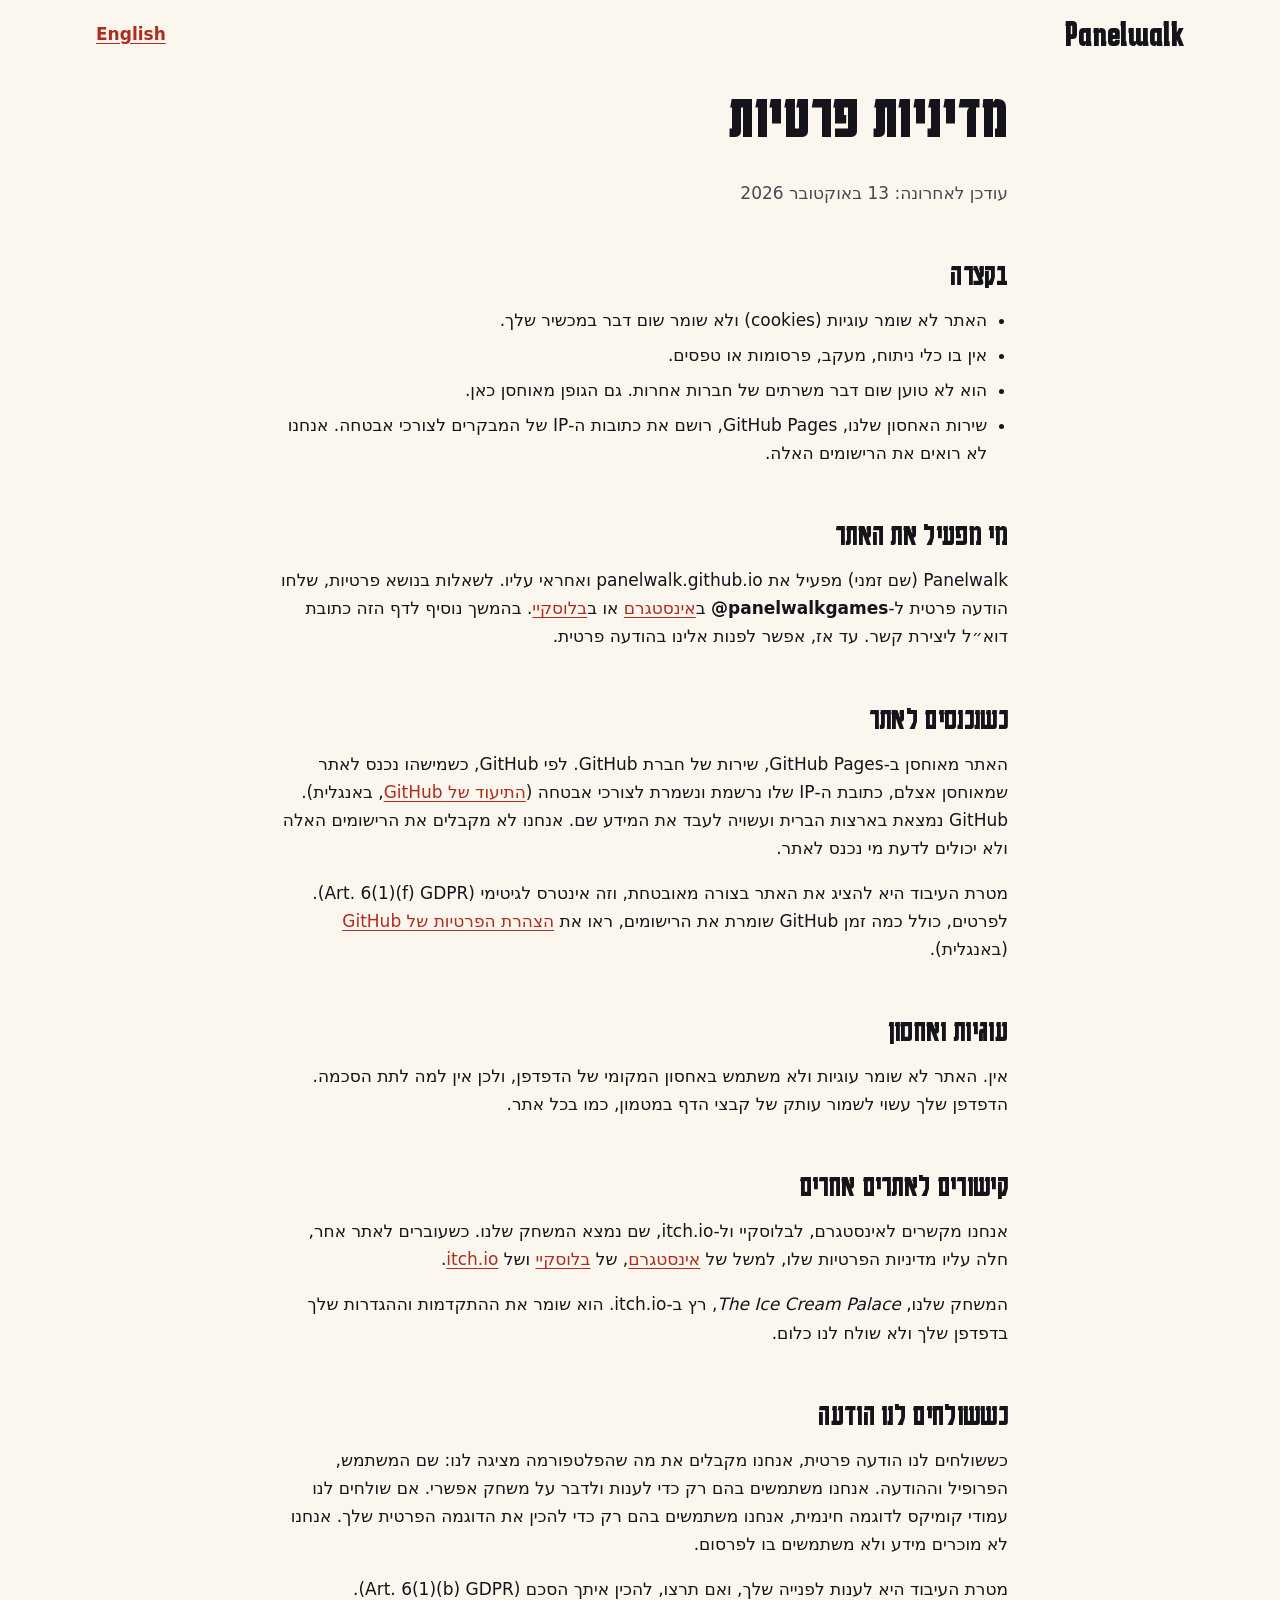
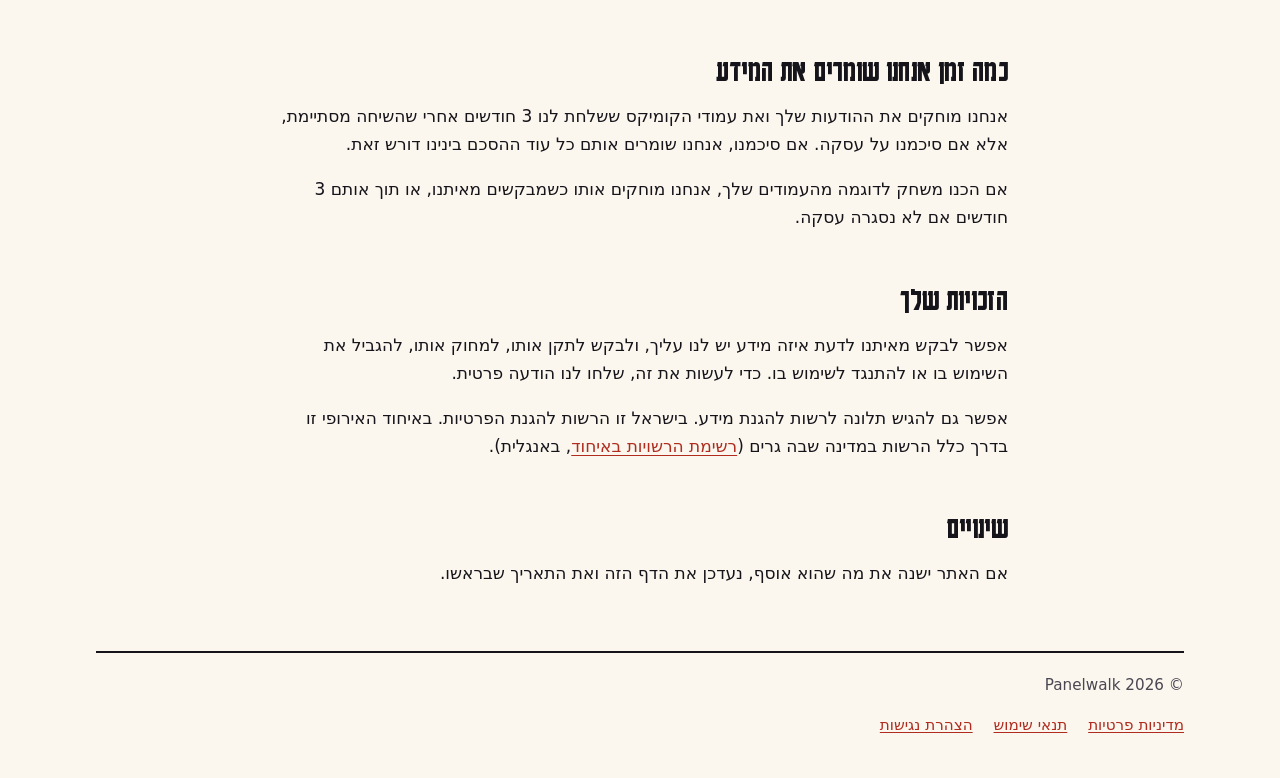
<file: he/privacy/index.html>
<!doctype html>
<!-- Privacy notice (Hebrew, RTL). English twin: ../../privacy/index.html. Keep both accurate to what the site really does. -->
<html lang="he" dir="rtl">
<head>
  <meta charset="utf-8">
  <meta name="viewport" content="width=device-width, initial-scale=1">
  <title>מדיניות פרטיות · Panelwalk</title>
  <meta name="description" content="אילו נתונים אוסף האתר של Panelwalk: בלי עוגיות, בלי כלי ניתוח ובלי טפסים. האחסון ב-GitHub Pages רושם כתובות IP.">
  <meta name="color-scheme" content="light dark">
  <link rel="canonical" href="https://panelwalk.github.io/he/privacy/">
  <link rel="alternate" hreflang="en" href="https://panelwalk.github.io/privacy/">
  <link rel="alternate" hreflang="he" href="https://panelwalk.github.io/he/privacy/">
  <link rel="alternate" hreflang="x-default" href="https://panelwalk.github.io/privacy/">
  <link rel="icon" href="/favicon.svg" type="image/svg+xml">
  <link rel="icon" href="/favicon.png" type="image/png" sizes="32x32">
  <link rel="apple-touch-icon" href="/apple-touch-icon.png">
  <link rel="stylesheet" href="../../style.css">
</head>
<body>
  <a class="skip" href="#main">דילוג לתוכן</a>

  <header class="shell top">
    <a class="brand" href="../" dir="ltr">Panelwalk</a>
    <a class="lang" href="../../privacy/" lang="en" hreflang="en">English</a>
  </header>

  <main id="main" class="shell doc">
    <h1>מדיניות פרטיות</h1>
    <p class="updated">עודכן לאחרונה: 13 באוקטובר 2026</p>

    <h2>בקצרה</h2>
    <ul>
      <li>האתר לא שומר עוגיות (cookies) ולא שומר שום דבר במכשיר שלך.</li>
      <li>אין בו כלי ניתוח, מעקב, פרסומות או טפסים.</li>
      <li>הוא לא טוען שום דבר משרתים של חברות אחרות. גם הגופן מאוחסן כאן.</li>
      <li>שירות האחסון שלנו, <bdi>GitHub Pages</bdi>, רושם את כתובות ה-IP של המבקרים לצורכי אבטחה. אנחנו לא רואים את הרישומים האלה.</li>
    </ul>

    <h2>מי מפעיל את האתר</h2>
    <p><bdi>Panelwalk</bdi> (שם זמני) מפעיל את <bdi>panelwalk.github.io</bdi> ואחראי עליו. לשאלות בנושא פרטיות, שלחו הודעה פרטית ל-<bdi><strong>@panelwalkgames</strong></bdi> ב<a href="https://www.instagram.com/panelwalkgames/">אינסטגרם</a> או ב<a href="https://bsky.app/profile/panelwalkgames.bsky.social">בלוסקיי</a>. בהמשך נוסיף לדף הזה כתובת דוא״ל ליצירת קשר. עד אז, אפשר לפנות אלינו בהודעה פרטית.</p>

    <h2>כשנכנסים לאתר</h2>
    <p>האתר מאוחסן ב-<bdi>GitHub Pages</bdi>, שירות של חברת <bdi>GitHub</bdi>. לפי <bdi>GitHub</bdi>, כשמישהו נכנס לאתר שמאוחסן אצלם, כתובת ה-IP שלו נרשמת ונשמרת לצורכי אבטחה (<a href="https://docs.github.com/en/pages/getting-started-with-github-pages/what-is-github-pages#data-collection" hreflang="en">התיעוד של <bdi>GitHub</bdi></a>, באנגלית). <bdi>GitHub</bdi> נמצאת בארצות הברית ועשויה לעבד את המידע שם. אנחנו לא מקבלים את הרישומים האלה ולא יכולים לדעת מי נכנס לאתר.</p>
    <p>מטרת העיבוד היא להציג את האתר בצורה מאובטחת, וזה אינטרס לגיטימי (<bdi dir="ltr">Art. 6(1)(f) GDPR</bdi>). לפרטים, כולל כמה זמן <bdi>GitHub</bdi> שומרת את הרישומים, ראו את <a href="https://docs.github.com/en/site-policy/privacy-policies/github-general-privacy-statement" hreflang="en">הצהרת הפרטיות של <bdi>GitHub</bdi></a> (באנגלית).</p>

    <h2>עוגיות ואחסון</h2>
    <p>אין. האתר לא שומר עוגיות ולא משתמש באחסון המקומי של הדפדפן, ולכן אין למה לתת הסכמה. הדפדפן שלך עשוי לשמור עותק של קבצי הדף במטמון, כמו בכל אתר.</p>

    <h2>קישורים לאתרים אחרים</h2>
    <p>אנחנו מקשרים לאינסטגרם, לבלוסקיי ול-<bdi>itch.io</bdi>, שם נמצא המשחק שלנו. כשעוברים לאתר אחר, חלה עליו מדיניות הפרטיות שלו, למשל של <a href="https://privacycenter.instagram.com/policy">אינסטגרם</a>, של <a href="https://bsky.social/about/support/privacy-policy" hreflang="en">בלוסקיי</a> ושל <a href="https://itch.io/docs/legal/privacy-policy" hreflang="en"><bdi>itch.io</bdi></a>.</p>
    <p>המשחק שלנו, <bdi><em>The Ice Cream Palace</em></bdi>, רץ ב-<bdi>itch.io</bdi>. הוא שומר את ההתקדמות וההגדרות שלך בדפדפן שלך ולא שולח לנו כלום.</p>

    <h2>כששולחים לנו הודעה</h2>
    <p>כששולחים לנו הודעה פרטית, אנחנו מקבלים את מה שהפלטפורמה מציגה לנו: שם המשתמש, הפרופיל וההודעה. אנחנו משתמשים בהם רק כדי לענות ולדבר על משחק אפשרי. אם שולחים לנו עמודי קומיקס לדוגמה חינמית, אנחנו משתמשים בהם רק כדי להכין את הדוגמה הפרטית שלך. אנחנו לא מוכרים מידע ולא משתמשים בו לפרסום.</p>
    <p>מטרת העיבוד היא לענות לפנייה שלך, ואם תרצו, להכין איתך הסכם (<bdi dir="ltr">Art. 6(1)(b) GDPR</bdi>).</p>

    <h2>כמה זמן אנחנו שומרים את המידע</h2>
    <p>אנחנו מוחקים את ההודעות שלך ואת עמודי הקומיקס ששלחת לנו 3 חודשים אחרי שהשיחה מסתיימת, אלא אם סיכמנו על עסקה. אם סיכמנו, אנחנו שומרים אותם כל עוד ההסכם בינינו דורש זאת.</p>
    <p>אם הכנו משחק לדוגמה מהעמודים שלך, אנחנו מוחקים אותו כשמבקשים מאיתנו, או תוך אותם 3 חודשים אם לא נסגרה עסקה.</p>

    <h2>הזכויות שלך</h2>
    <p>אפשר לבקש מאיתנו לדעת איזה מידע יש לנו עליך, ולבקש לתקן אותו, למחוק אותו, להגביל את השימוש בו או להתנגד לשימוש בו. כדי לעשות את זה, שלחו לנו הודעה פרטית.</p>
    <p>אפשר גם להגיש תלונה לרשות להגנת מידע. בישראל זו הרשות להגנת הפרטיות. באיחוד האירופי זו בדרך כלל הרשות במדינה שבה גרים (<a href="https://www.edpb.europa.eu/about-edpb/about-edpb/members_en" hreflang="en">רשימת הרשויות באיחוד</a>, באנגלית).</p>

    <h2>שינויים</h2>
    <p>אם האתר ישנה את מה שהוא אוסף, נעדכן את הדף הזה ואת התאריך שבראשו.</p>
  </main>

  <footer class="shell">
    <p>© 2026 <bdi>Panelwalk</bdi></p>
    <nav aria-label="מידע על האתר"><a href="/he/privacy/" aria-current="page">מדיניות פרטיות</a> <a href="/he/terms/">תנאי שימוש</a> <a href="/he/accessibility/">הצהרת נגישות</a></nav>
  </footer>
</body>
</html>
</file>
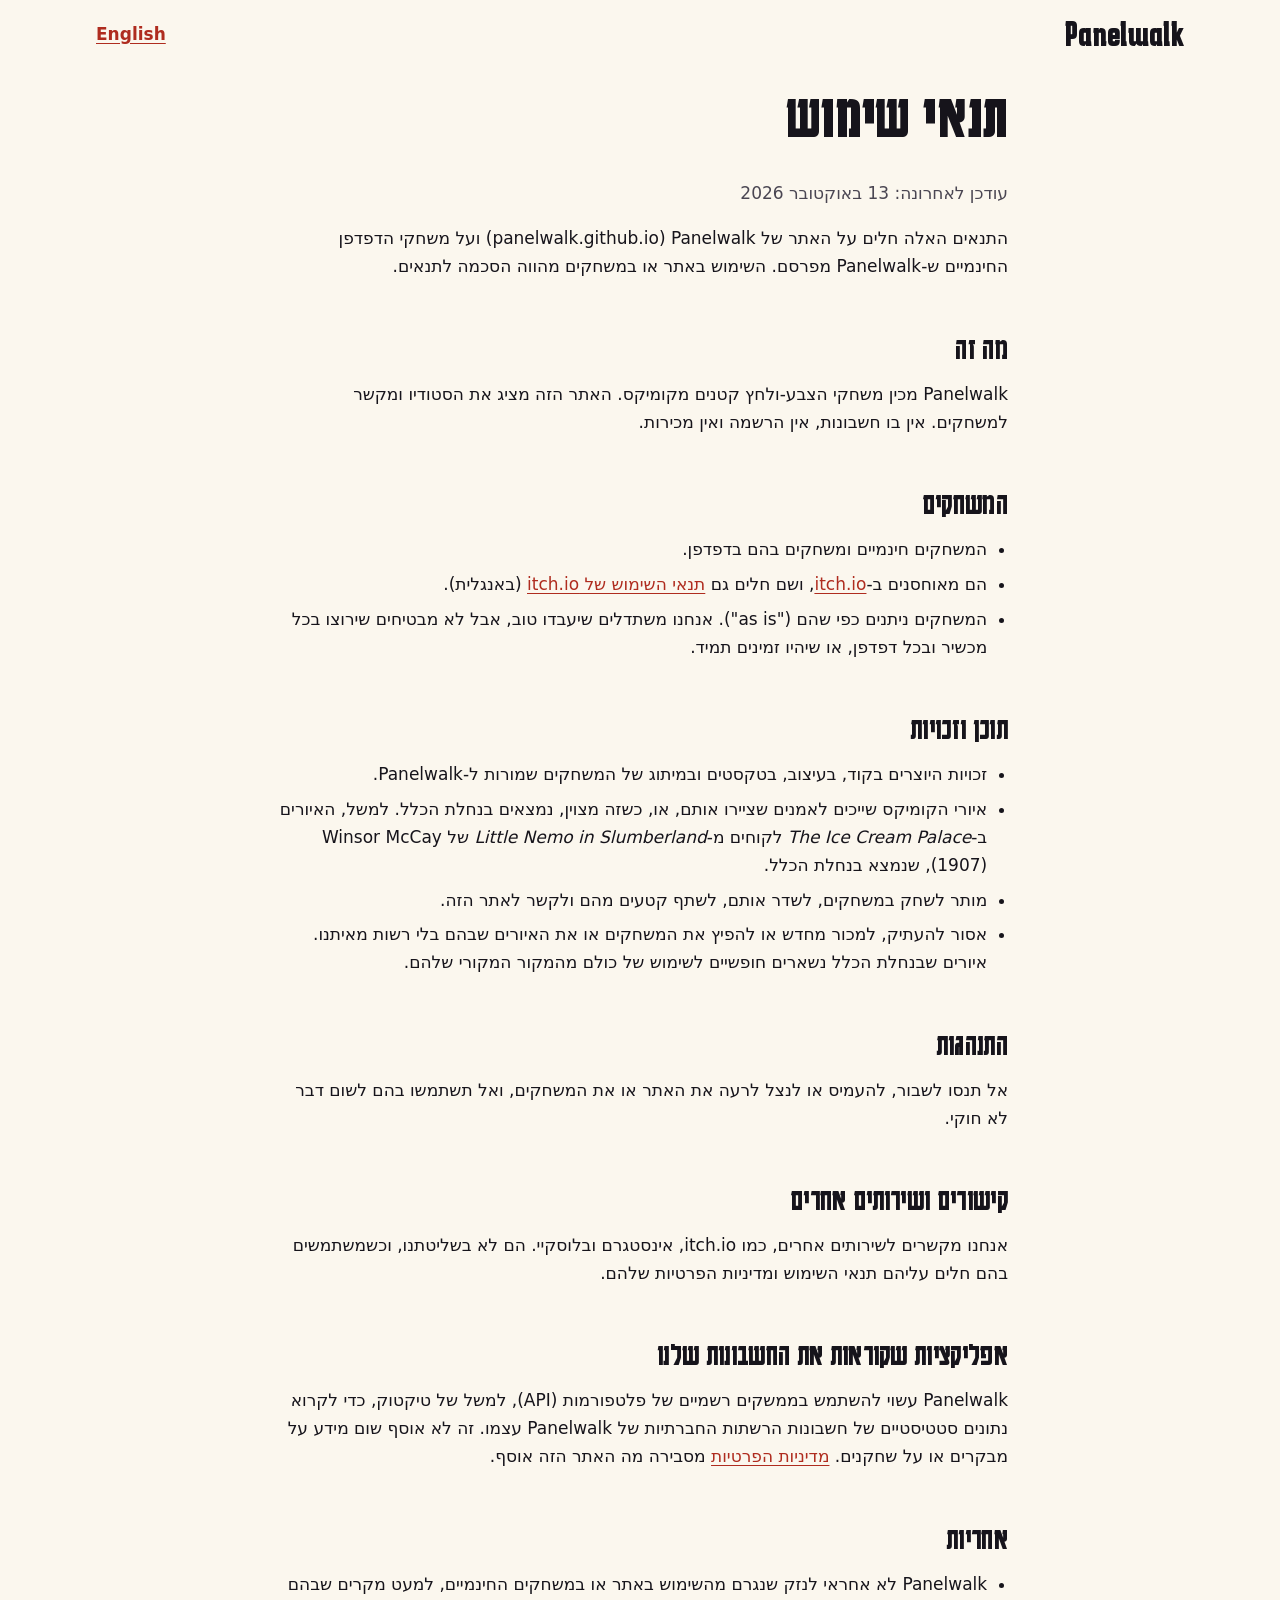
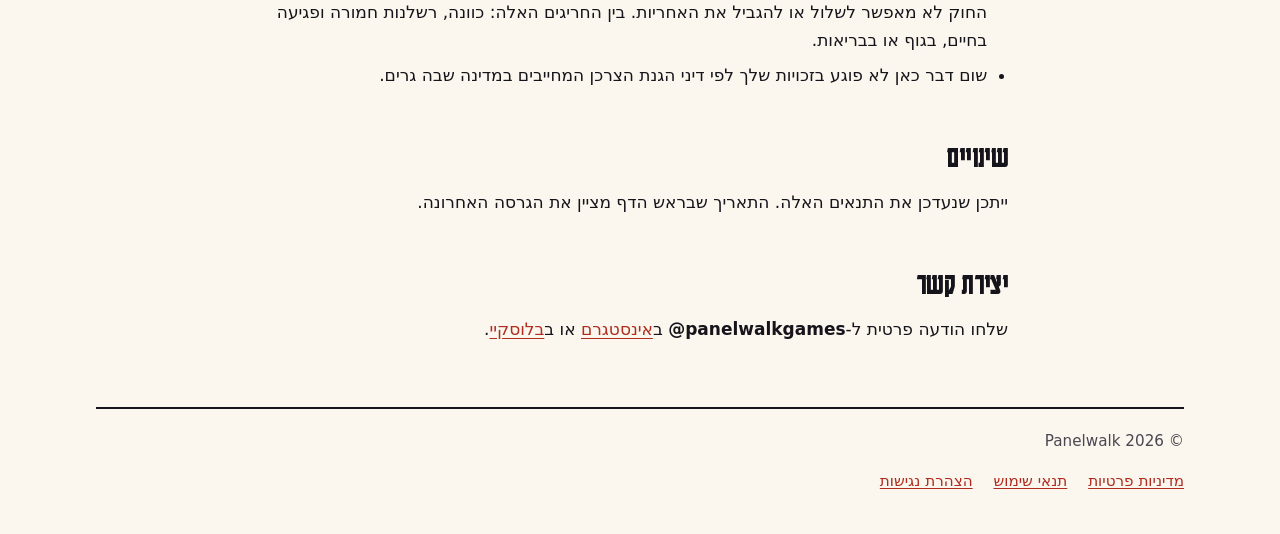
<file: he/terms/index.html>
<!doctype html>
<!-- Terms of use (Hebrew, RTL). English twin: ../../terms/index.html. Keep both short and true to what the site and games really are. -->
<html lang="he" dir="rtl">
<head>
  <meta charset="utf-8">
  <meta name="viewport" content="width=device-width, initial-scale=1">
  <title>תנאי שימוש · Panelwalk</title>
  <meta name="description" content="תנאי השימוש באתר של Panelwalk ובמשחקי הדפדפן החינמיים שלו: בלי חשבונות, בלי מכירות, למי שייכות הזכויות וגבולות האחריות שלנו.">
  <meta name="color-scheme" content="light dark">
  <link rel="canonical" href="https://panelwalk.github.io/he/terms/">
  <link rel="alternate" hreflang="en" href="https://panelwalk.github.io/terms/">
  <link rel="alternate" hreflang="he" href="https://panelwalk.github.io/he/terms/">
  <link rel="alternate" hreflang="x-default" href="https://panelwalk.github.io/terms/">
  <link rel="icon" href="/favicon.svg" type="image/svg+xml">
  <link rel="icon" href="/favicon.png" type="image/png" sizes="32x32">
  <link rel="apple-touch-icon" href="/apple-touch-icon.png">
  <link rel="stylesheet" href="../../style.css">
</head>
<body>
  <a class="skip" href="#main">דילוג לתוכן</a>

  <header class="shell top">
    <a class="brand" href="../" dir="ltr">Panelwalk</a>
    <a class="lang" href="../../terms/" lang="en" hreflang="en">English</a>
  </header>

  <main id="main" class="shell doc">
    <h1>תנאי שימוש</h1>
    <p class="updated">עודכן לאחרונה: 13 באוקטובר 2026</p>

    <p>התנאים האלה חלים על האתר של <bdi>Panelwalk</bdi> (<bdi>panelwalk.github.io</bdi>) ועל משחקי הדפדפן החינמיים ש-<bdi>Panelwalk</bdi> מפרסם. השימוש באתר או במשחקים מהווה הסכמה לתנאים.</p>

    <h2>מה זה</h2>
    <p><bdi>Panelwalk</bdi> מכין משחקי הצבע-ולחץ קטנים מקומיקס. האתר הזה מציג את הסטודיו ומקשר למשחקים. אין בו חשבונות, אין הרשמה ואין מכירות.</p>

    <h2>המשחקים</h2>
    <ul>
      <li>המשחקים חינמיים ומשחקים בהם בדפדפן.</li>
      <li>הם מאוחסנים ב-<a href="https://itch.io/" hreflang="en"><bdi>itch.io</bdi></a>, ושם חלים גם <a href="https://itch.io/docs/legal/terms" hreflang="en">תנאי השימוש של <bdi>itch.io</bdi></a> (באנגלית).</li>
      <li>המשחקים ניתנים כפי שהם (<bdi dir="ltr">"as is"</bdi>). אנחנו משתדלים שיעבדו טוב, אבל לא מבטיחים שירוצו בכל מכשיר ובכל דפדפן, או שיהיו זמינים תמיד.</li>
    </ul>

    <h2>תוכן וזכויות</h2>
    <ul>
      <li>זכויות היוצרים בקוד, בעיצוב, בטקסטים ובמיתוג של המשחקים שמורות ל-<bdi>Panelwalk</bdi>.</li>
      <li>איורי הקומיקס שייכים לאמנים שציירו אותם, או, כשזה מצוין, נמצאים בנחלת הכלל. למשל, האיורים ב-<bdi><em>The Ice Cream Palace</em></bdi> לקוחים מ-<bdi><cite>Little Nemo in Slumberland</cite></bdi> של <bdi>Winsor McCay</bdi> (1907), שנמצא בנחלת הכלל.</li>
      <li>מותר לשחק במשחקים, לשדר אותם, לשתף קטעים מהם ולקשר לאתר הזה.</li>
      <li>אסור להעתיק, למכור מחדש או להפיץ את המשחקים או את האיורים שבהם בלי רשות מאיתנו. איורים שבנחלת הכלל נשארים חופשיים לשימוש של כולם מהמקור המקורי שלהם.</li>
    </ul>

    <h2>התנהגות</h2>
    <p>אל תנסו לשבור, להעמיס או לנצל לרעה את האתר או את המשחקים, ואל תשתמשו בהם לשום דבר לא חוקי.</p>

    <h2>קישורים ושירותים אחרים</h2>
    <p>אנחנו מקשרים לשירותים אחרים, כמו <bdi>itch.io</bdi>, אינסטגרם ובלוסקיי. הם לא בשליטתנו, וכשמשתמשים בהם חלים עליהם תנאי השימוש ומדיניות הפרטיות שלהם.</p>

    <h2>אפליקציות שקוראות את החשבונות שלנו</h2>
    <p><bdi>Panelwalk</bdi> עשוי להשתמש בממשקים רשמיים של פלטפורמות (<bdi>API</bdi>), למשל של טיקטוק, כדי לקרוא נתונים סטטיסטיים של חשבונות הרשתות החברתיות של <bdi>Panelwalk</bdi> עצמו. זה לא אוסף שום מידע על מבקרים או על שחקנים. <a href="/he/privacy/">מדיניות הפרטיות</a> מסבירה מה האתר הזה אוסף.</p>

    <h2>אחריות</h2>
    <ul>
      <li><bdi>Panelwalk</bdi> לא אחראי לנזק שנגרם מהשימוש באתר או במשחקים החינמיים, למעט מקרים שבהם החוק לא מאפשר לשלול או להגביל את האחריות. בין החריגים האלה: כוונה, רשלנות חמורה ופגיעה בחיים, בגוף או בבריאות.</li>
      <li>שום דבר כאן לא פוגע בזכויות שלך לפי דיני הגנת הצרכן המחייבים במדינה שבה גרים.</li>
    </ul>

    <h2>שינויים</h2>
    <p>ייתכן שנעדכן את התנאים האלה. התאריך שבראש הדף מציין את הגרסה האחרונה.</p>

    <h2>יצירת קשר</h2>
    <p>שלחו הודעה פרטית ל-<bdi><strong>@panelwalkgames</strong></bdi> ב<a href="https://www.instagram.com/panelwalkgames/">אינסטגרם</a> או ב<a href="https://bsky.app/profile/panelwalkgames.bsky.social" hreflang="en">בלוסקיי</a>.</p>
  </main>

  <footer class="shell">
    <p>© 2026 <bdi>Panelwalk</bdi></p>
    <nav aria-label="מידע על האתר"><a href="/he/privacy/">מדיניות פרטיות</a> <a href="/he/terms/" aria-current="page">תנאי שימוש</a> <a href="/he/accessibility/">הצהרת נגישות</a></nav>
  </footer>
</body>
</html>
</file>
<file: style.css>
/* Artist pitch page, shared by index.html (English) and he/index.html (Hebrew, RTL).
   Standalone on purpose: the site's Hugo head loads analytics, and this page must have none.
   Logical properties (inline/block) keep the layout mirrored correctly in RTL. */

/* Karantina 700, self-hosted so visitors' browsers never contact Google (OFL, see fonts/OFL.txt).
   Files and unicode-ranges from the Google Fonts css2 API, v13. */
@font-face {
  font-family: "Karantina";
  font-weight: 700;
  font-display: swap;
  src: url(fonts/karantina-700-hebrew.woff2) format("woff2");
  unicode-range: U+0307-0308, U+0590-05FF, U+200C-2010, U+20AA, U+25CC, U+FB1D-FB4F;
}
@font-face {
  font-family: "Karantina";
  font-weight: 700;
  font-display: swap;
  src: url(fonts/karantina-700-latin-ext.woff2) format("woff2");
  unicode-range: U+0100-02BA, U+02BD-02C5, U+02C7-02CC, U+02CE-02D7, U+02DD-02FF, U+0304, U+0308, U+0329, U+1D00-1DBF, U+1E00-1E9F, U+1EF2-1EFF, U+2020, U+20A0-20AB, U+20AD-20C4, U+2113, U+2C60-2C7F, U+A720-A7FF;
}
@font-face {
  font-family: "Karantina";
  font-weight: 700;
  font-display: swap;
  src: url(fonts/karantina-700-latin.woff2) format("woff2");
  unicode-range: U+0000-00FF, U+0131, U+0152-0153, U+02BB-02BC, U+02C6, U+02DA, U+02DC, U+0304, U+0308, U+0329, U+2000-206F, U+20AC, U+2122, U+2191, U+2193, U+2212, U+2215, U+FEFF, U+FFFD;
}

:root {
  --paper: #fbf7ee;
  --panel: #ffffff;
  --ink: #16141b;
  --muted: #4a4652;
  --dot: rgba(22, 20, 27, 0.09);
  --accent: oklch(0.7 0.18 30);          /* the main site's coral */
  --link: oklch(0.5 0.17 30);
  --on-accent: #16141b;
  --caption: #ffe270;                    /* narration-box yellow */
  --display: "Karantina", "Arial Narrow", system-ui, sans-serif;
  --body: system-ui, -apple-system, BlinkMacSystemFont, "Segoe UI", "Noto Sans Hebrew", "Arial Hebrew", sans-serif;
  --line: 3px solid var(--ink);
  --pop: 4px 4px 0 var(--ink);
  color-scheme: light dark;
}

@media (prefers-color-scheme: dark) {
  :root {
    --paper: oklch(0.145 0.012 280);     /* the main site's background */
    --panel: oklch(0.2 0.012 280);
    --ink: oklch(0.95 0.005 280);
    --muted: oklch(0.8 0.014 280);
    --dot: rgba(255, 255, 255, 0.07);
    --link: oklch(0.8 0.15 33);
  }
}

* { box-sizing: border-box; }

body {
  margin: 0;
  background: var(--paper);
  color: var(--ink);
  font: 1.0625rem/1.65 var(--body);
}

a { color: var(--link); text-underline-offset: 0.15em; }
a:focus-visible, summary:focus-visible {
  outline: 3px solid var(--link);        /* --accent is under 3:1 on light paper */
  outline-offset: 3px;
  border-radius: 4px;
}

h1, h2, h3, .brand {
  font-family: var(--display);
  font-weight: 700;
  line-height: 1;
  letter-spacing: 0.01em;
  margin: 0 0 0.5em;
}
h2 { font-size: clamp(2.4rem, 7vw, 3.4rem); }
h3 { font-size: 1.75rem; margin-block-end: 0.3em; }
p { margin: 0 0 1em; }

.skip {
  position: absolute;
  inset-inline-start: 1rem;
  top: -4rem;
  background: var(--caption);
  color: var(--on-accent);
  padding: 0.5rem 1rem;
  border: var(--line);
  z-index: 10;
}
.skip:focus { top: 1rem; }

.shell {
  width: min(68rem, 100% - 2rem);        /* 16px gutter on phones */
  margin-inline: auto;
}

/* Header */
.top {
  display: flex;
  justify-content: space-between;
  align-items: center;
  gap: 1rem;
  padding-block: 1rem;
}
.brand { font-size: 2.2rem; margin: 0; color: var(--ink); text-decoration: none; }
.lang { font-weight: 700; }

/* Hero */
.hero {
  border: var(--line);
  box-shadow: var(--pop);
  background-color: var(--panel);
  background-image: radial-gradient(var(--dot) 1.5px, transparent 2px);
  background-size: 12px 12px;
  padding: clamp(1.5rem, 5vw, 3.5rem);
  margin-block: 0.5rem 3.5rem;
}
.eyebrow {
  display: inline-block;
  background: var(--caption);
  color: var(--on-accent);
  border: var(--line);
  padding: 0.15rem 0.7rem;
  font-weight: 700;
  font-size: 0.95rem;
  margin-block-end: 1rem;
}
.hero h1 { font-size: clamp(3.4rem, 13vw, 7rem); }

.balloon {
  position: relative;
  max-width: 40rem;
  background: var(--panel);
  border: var(--line);
  border-radius: 1.75rem;
  padding: 1rem 1.4rem;
  margin-block: 0.5rem 2.25rem;
  font-size: 1.15rem;
}
.balloon::after {                        /* the balloon's tail */
  content: "";
  position: absolute;
  inset-inline-start: 2.5rem;
  bottom: -0.72rem;
  width: 1.2rem;
  height: 1.2rem;
  background: var(--panel);
  border-inline-end: var(--line);
  border-bottom: var(--line);
  transform: rotate(45deg);
}
.balloon p { margin: 0; }

.actions { display: flex; flex-wrap: wrap; gap: 0.9rem; }
.btn {
  display: inline-block;
  padding: 0.6rem 1.3rem;
  border: 3px solid var(--on-accent);
  border-radius: 999px;
  background: var(--accent);
  color: var(--on-accent);
  font-weight: 700;
  text-decoration: none;
  box-shadow: var(--pop);
}
.btn.alt { background: var(--panel); color: var(--ink); border-color: var(--ink); }
.btn:hover { transform: translate(-1px, -1px); }
@media (prefers-reduced-motion: reduce) { .btn:hover { transform: none; } }

/* Sections */
section { margin-block-end: 4rem; scroll-margin-top: 1rem; }
.lead { max-width: 42rem; color: var(--muted); font-size: 1.1rem; }

/* Showcase screenshots */
.shots figure { margin: 0; }
.shots img {
  display: block;
  width: 100%;
  height: auto;
  border: var(--line);
  box-shadow: var(--pop);
}
.shots figcaption { font-size: 0.95rem; color: var(--muted); margin-block-start: 0.6rem; }
.shots .wide { grid-column: 1 / -1; }
.credit { font-size: 0.95rem; color: var(--muted); }
.actions.play { margin-block: 0 2rem; }
.play-line { margin: 1.5rem 0 0; font-weight: 700; }
.shots {
  display: grid;
  grid-template-columns: repeat(auto-fit, minmax(min(100%, 24rem), 1fr));
  gap: 1rem;
  margin-block: 1rem 1.5rem;
}

.caption-box {
  background: var(--caption);
  color: var(--on-accent);
  border: var(--line);
  border-color: var(--on-accent);
  box-shadow: var(--pop);
  padding: 0.9rem 1.2rem;
  max-width: 40rem;
}
.caption-box p { margin: 0; }
.caption-box a { color: var(--on-accent); font-weight: 700; }

/* Steps and deal: comic panels in a grid with gutters */
.panels {
  list-style: none;
  padding: 0;
  margin: 0;
  display: grid;
  grid-template-columns: repeat(auto-fit, minmax(14rem, 1fr));
  gap: 1.1rem;
}
.panels > li {
  background: var(--panel);
  border: var(--line);
  box-shadow: var(--pop);
  padding: 1.2rem 1.3rem;
}
.panels p { margin: 0; }
.steps { counter-reset: step; }
.steps > li { counter-increment: step; }
.steps > li::before {
  content: counter(step);
  display: grid;
  place-items: center;
  width: 2.4rem;
  height: 2.4rem;
  margin-block-end: 0.8rem;
  border: var(--line);
  border-radius: 50%;
  background: var(--accent);
  color: var(--on-accent);
  font: 700 1.5rem/1 var(--display);
}
.deal { grid-template-columns: repeat(auto-fit, minmax(19rem, 1fr)); }
@media (max-width: 22rem) { .deal { grid-template-columns: 1fr; } }

/* FAQ */
.faq { max-width: 46rem; border-top: var(--line); }
.faq details { border-bottom: 2px solid var(--ink); }
.faq summary {
  cursor: pointer;
  font-weight: 700;
  font-size: 1.15rem;
  padding-block: 0.9rem;
}
.faq details p { margin-block-end: 1rem; }

/* Contact */
.contact {
  border: var(--line);
  box-shadow: var(--pop);
  background: var(--panel);
  padding: clamp(1.5rem, 5vw, 2.5rem);
}

footer {
  border-top: 2px solid var(--ink);
  padding-block: 1.25rem 2.5rem;
  color: var(--muted);
  font-size: 0.95rem;
}

/* Text pages (privacy notice, accessibility statement) */
.doc { max-width: 46rem; margin-block: 1rem 4rem; }
.doc h1 { font-size: clamp(2.8rem, 9vw, 4rem); }
.doc h2 { font-size: 2rem; margin-block-start: 1.6em; }
.doc ul { padding-inline-start: 1.3rem; margin: 0 0 1em; }
.doc li { margin-block-end: 0.4em; }
.updated { color: var(--muted); }
footer nav a { margin-inline-end: 1rem; }
</file>
